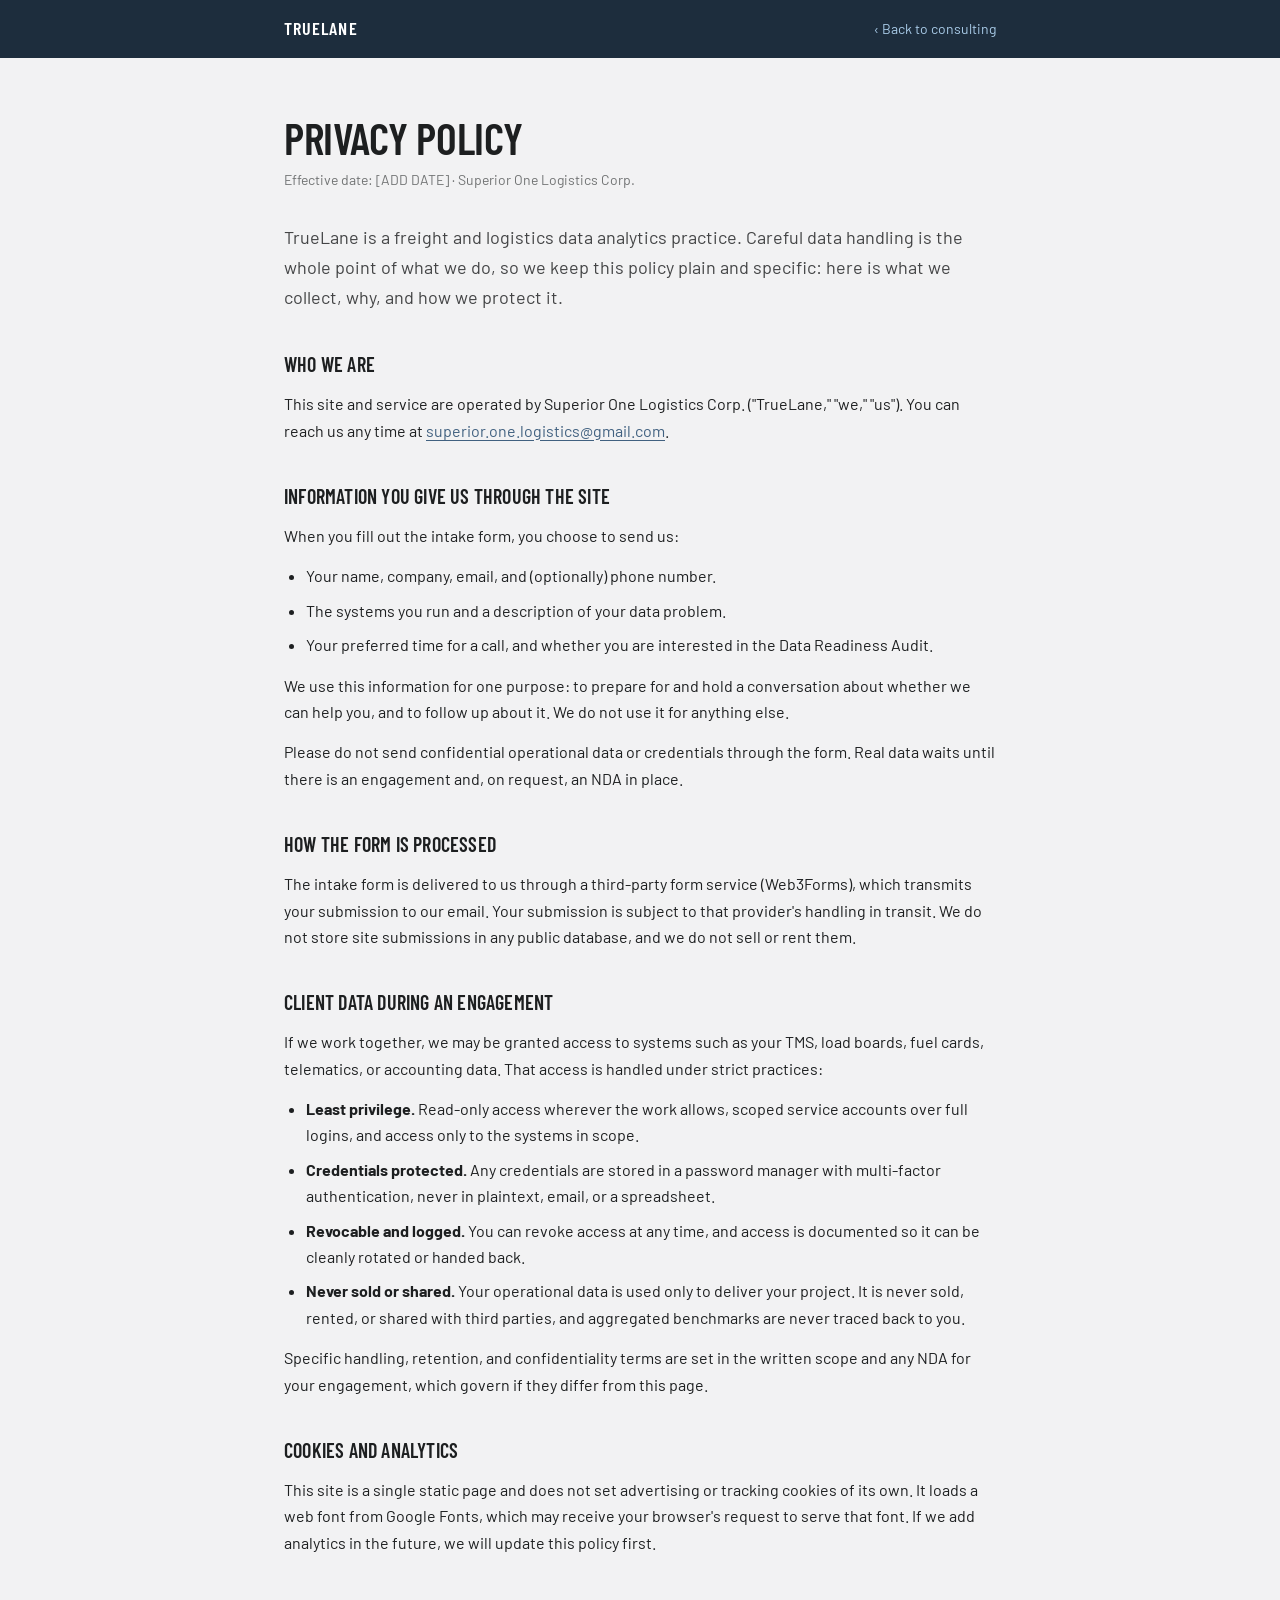
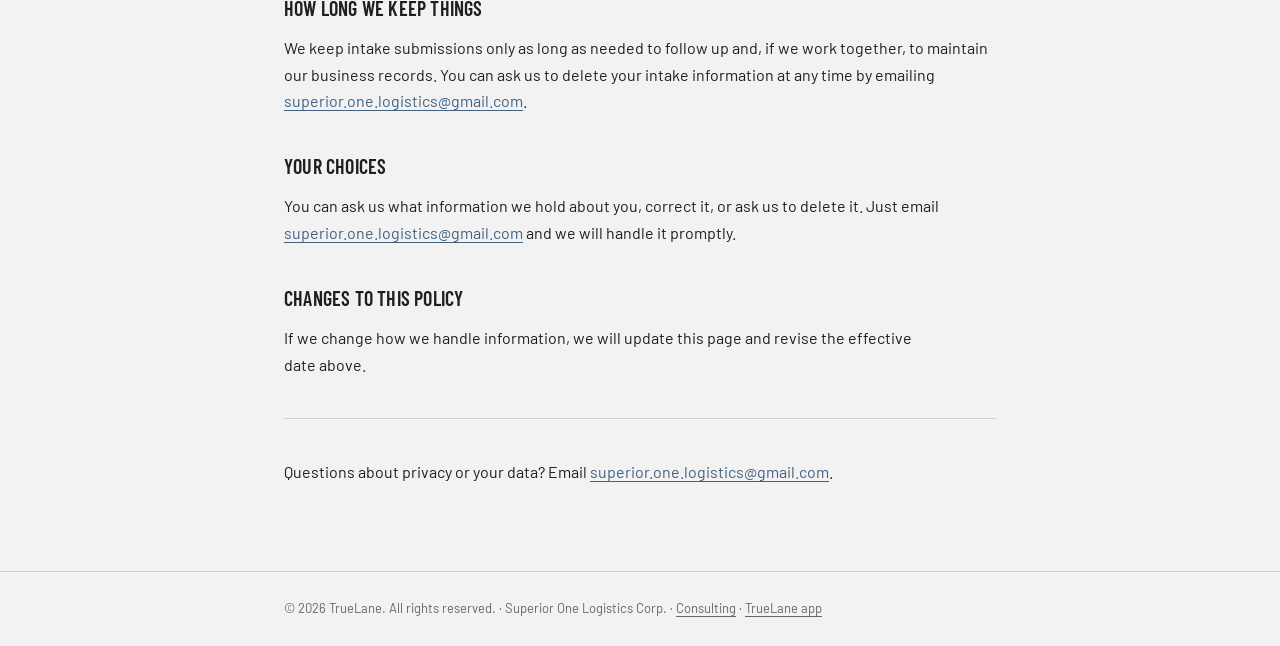
<file: site/consulting-privacy.html>
<!DOCTYPE html>
<html lang="en">
<head>
<meta charset="utf-8">
<meta name="viewport" content="width=device-width, initial-scale=1">
<title>Privacy Policy — TrueLane</title>
<meta name="description" content="How TrueLane collects, uses, and protects your information.">
<meta name="robots" content="index,follow">
<link rel="icon" href="data:image/svg+xml,%3Csvg%20xmlns='http://www.w3.org/2000/svg'%20viewBox='0%200%2032%2032'%3E%3Crect%20width='32'%20height='32'%20fill='%235980a6'/%3E%3Cpath%20d='M8%2010H24M16%2010V23'%20stroke='%23f2f2f3'%20stroke-width='2.6'%20fill='none'%20stroke-linecap='square'/%3E%3C/svg%3E">
<link rel="preconnect" href="https://fonts.googleapis.com">
<link rel="preconnect" href="https://fonts.gstatic.com" crossorigin>
<link href="https://fonts.googleapis.com/css2?family=Barlow:wght@400;500;700&family=Barlow+Condensed:wght@400;600&display=swap" rel="stylesheet">

<!-- ============================================================================ -->
<!--  Plain-language privacy policy drafted from TrueLane's actual data practices. -->
<!--  It is honest and specific, but it is NOT legal advice. Have counsel review   -->
<!--  before launch, and confirm the mailing address and effective date.           -->
<!-- ============================================================================ -->

<style>
  :root{
    --color-bg:#f2f2f3; --color-surface:#e9e9ea; --color-text:#1d1f20;
    --color-accent:#5980a6; --color-accent-700:#416180; --color-accent-900:#1d2d3d;
    --color-divider:color-mix(in srgb, #1d1f20 16%, transparent);
    --font-heading:"Barlow Condensed", system-ui, sans-serif;
    --font-body:"Barlow", system-ui, sans-serif;
  }
  *,*::before,*::after{box-sizing:border-box;}
  body{margin:0;background:var(--color-bg);color:var(--color-text);font-family:var(--font-body);font-size:16px;line-height:1.65;font-weight:400;-webkit-font-smoothing:antialiased;text-wrap:pretty;}
  .wrap{max-width:760px;margin:0 auto;padding:0 24px;}
  header.top{background:var(--color-accent-900);color:var(--color-bg);padding:14px 0;}
  header.top .wrap{display:flex;align-items:center;justify-content:space-between;}
  .brand{font-family:var(--font-heading);font-weight:600;text-transform:uppercase;letter-spacing:0.06em;font-size:18px;color:#fff;text-decoration:none;}
  .back{font-size:14px;color:#a9cbe8;text-decoration:none;}
  .back:hover{color:#fff;}
  main{padding:56px 0 72px;}
  h1{font-family:var(--font-heading);font-weight:600;text-transform:uppercase;letter-spacing:-0.01em;line-height:1.1;font-size:clamp(30px,5vw,44px);margin:0 0 6px;}
  .eff{color:color-mix(in srgb,var(--color-text) 60%,transparent);font-size:14px;margin:0 0 32px;}
  h2{font-family:var(--font-heading);font-weight:600;text-transform:uppercase;letter-spacing:0.01em;font-size:20px;margin:36px 0 10px;}
  p{margin:0 0 14px;}
  ul{margin:0 0 14px;padding-left:22px;}
  li{margin:0 0 8px;}
  a{color:var(--color-accent-700);text-underline-offset:3px;}
  a:hover{color:var(--color-accent-900);}
  hr{border:0;border-top:1px solid var(--color-divider);margin:40px 0;}
  .intro{font-size:18px;color:color-mix(in srgb,var(--color-text) 82%,transparent);}
  footer{border-top:1px solid var(--color-divider);padding:26px 0;font-size:13px;color:color-mix(in srgb,var(--color-text) 66%,transparent);}
  @media (prefers-color-scheme: dark){
    :root{--color-bg:#16191c;--color-text:#e9e9ea;--color-divider:color-mix(in srgb,#e9e9ea 18%,transparent);--color-accent-700:#8fb0cf;--color-accent-900:#0f1519;}
  }
</style>
</head>
<body>

<header class="top">
  <div class="wrap">
    <a class="brand" href="consulting.html">TrueLane</a>
    <a class="back" href="consulting.html">&#8249; Back to consulting</a>
  </div>
</header>

<main>
  <div class="wrap">
    <h1>Privacy Policy</h1>
    <p class="eff">Effective date: [ADD DATE] · Superior One Logistics Corp.</p>

    <p class="intro">TrueLane is a freight and logistics data analytics practice. Careful data handling is the whole point of what we do, so we keep this policy plain and specific: here is what we collect, why, and how we protect it.</p>

    <h2>Who we are</h2>
    <p>This site and service are operated by Superior One Logistics Corp. ("TrueLane," "we," "us"). You can reach us any time at <a href="mailto:superior.one.logistics@gmail.com">superior.one.logistics@gmail.com</a>.</p>

    <h2>Information you give us through the site</h2>
    <p>When you fill out the intake form, you choose to send us:</p>
    <ul>
      <li>Your name, company, email, and (optionally) phone number.</li>
      <li>The systems you run and a description of your data problem.</li>
      <li>Your preferred time for a call, and whether you are interested in the Data Readiness Audit.</li>
    </ul>
    <p>We use this information for one purpose: to prepare for and hold a conversation about whether we can help you, and to follow up about it. We do not use it for anything else.</p>
    <p>Please do not send confidential operational data or credentials through the form. Real data waits until there is an engagement and, on request, an NDA in place.</p>

    <h2>How the form is processed</h2>
    <p>The intake form is delivered to us through a third-party form service (Web3Forms), which transmits your submission to our email. Your submission is subject to that provider's handling in transit. We do not store site submissions in any public database, and we do not sell or rent them.</p>

    <h2>Client data during an engagement</h2>
    <p>If we work together, we may be granted access to systems such as your TMS, load boards, fuel cards, telematics, or accounting data. That access is handled under strict practices:</p>
    <ul>
      <li><strong>Least privilege.</strong> Read-only access wherever the work allows, scoped service accounts over full logins, and access only to the systems in scope.</li>
      <li><strong>Credentials protected.</strong> Any credentials are stored in a password manager with multi-factor authentication, never in plaintext, email, or a spreadsheet.</li>
      <li><strong>Revocable and logged.</strong> You can revoke access at any time, and access is documented so it can be cleanly rotated or handed back.</li>
      <li><strong>Never sold or shared.</strong> Your operational data is used only to deliver your project. It is never sold, rented, or shared with third parties, and aggregated benchmarks are never traced back to you.</li>
    </ul>
    <p>Specific handling, retention, and confidentiality terms are set in the written scope and any NDA for your engagement, which govern if they differ from this page.</p>

    <h2>Cookies and analytics</h2>
    <p>This site is a single static page and does not set advertising or tracking cookies of its own. It loads a web font from Google Fonts, which may receive your browser's request to serve that font. If we add analytics in the future, we will update this policy first.</p>

    <h2>How long we keep things</h2>
    <p>We keep intake submissions only as long as needed to follow up and, if we work together, to maintain our business records. You can ask us to delete your intake information at any time by emailing <a href="mailto:superior.one.logistics@gmail.com">superior.one.logistics@gmail.com</a>.</p>

    <h2>Your choices</h2>
    <p>You can ask us what information we hold about you, correct it, or ask us to delete it. Just email <a href="mailto:superior.one.logistics@gmail.com">superior.one.logistics@gmail.com</a> and we will handle it promptly.</p>

    <h2>Changes to this policy</h2>
    <p>If we change how we handle information, we will update this page and revise the effective date above.</p>

    <hr>
    <p>Questions about privacy or your data? Email <a href="mailto:superior.one.logistics@gmail.com">superior.one.logistics@gmail.com</a>.</p>
  </div>
</main>

<footer>
  <div class="wrap">© 2026 TrueLane. All rights reserved. · Superior One Logistics Corp. · <a href="consulting.html" style="color:inherit">Consulting</a> · <a href="index.html" style="color:inherit">TrueLane app</a></div>
</footer>

</body>
</html>
</file>
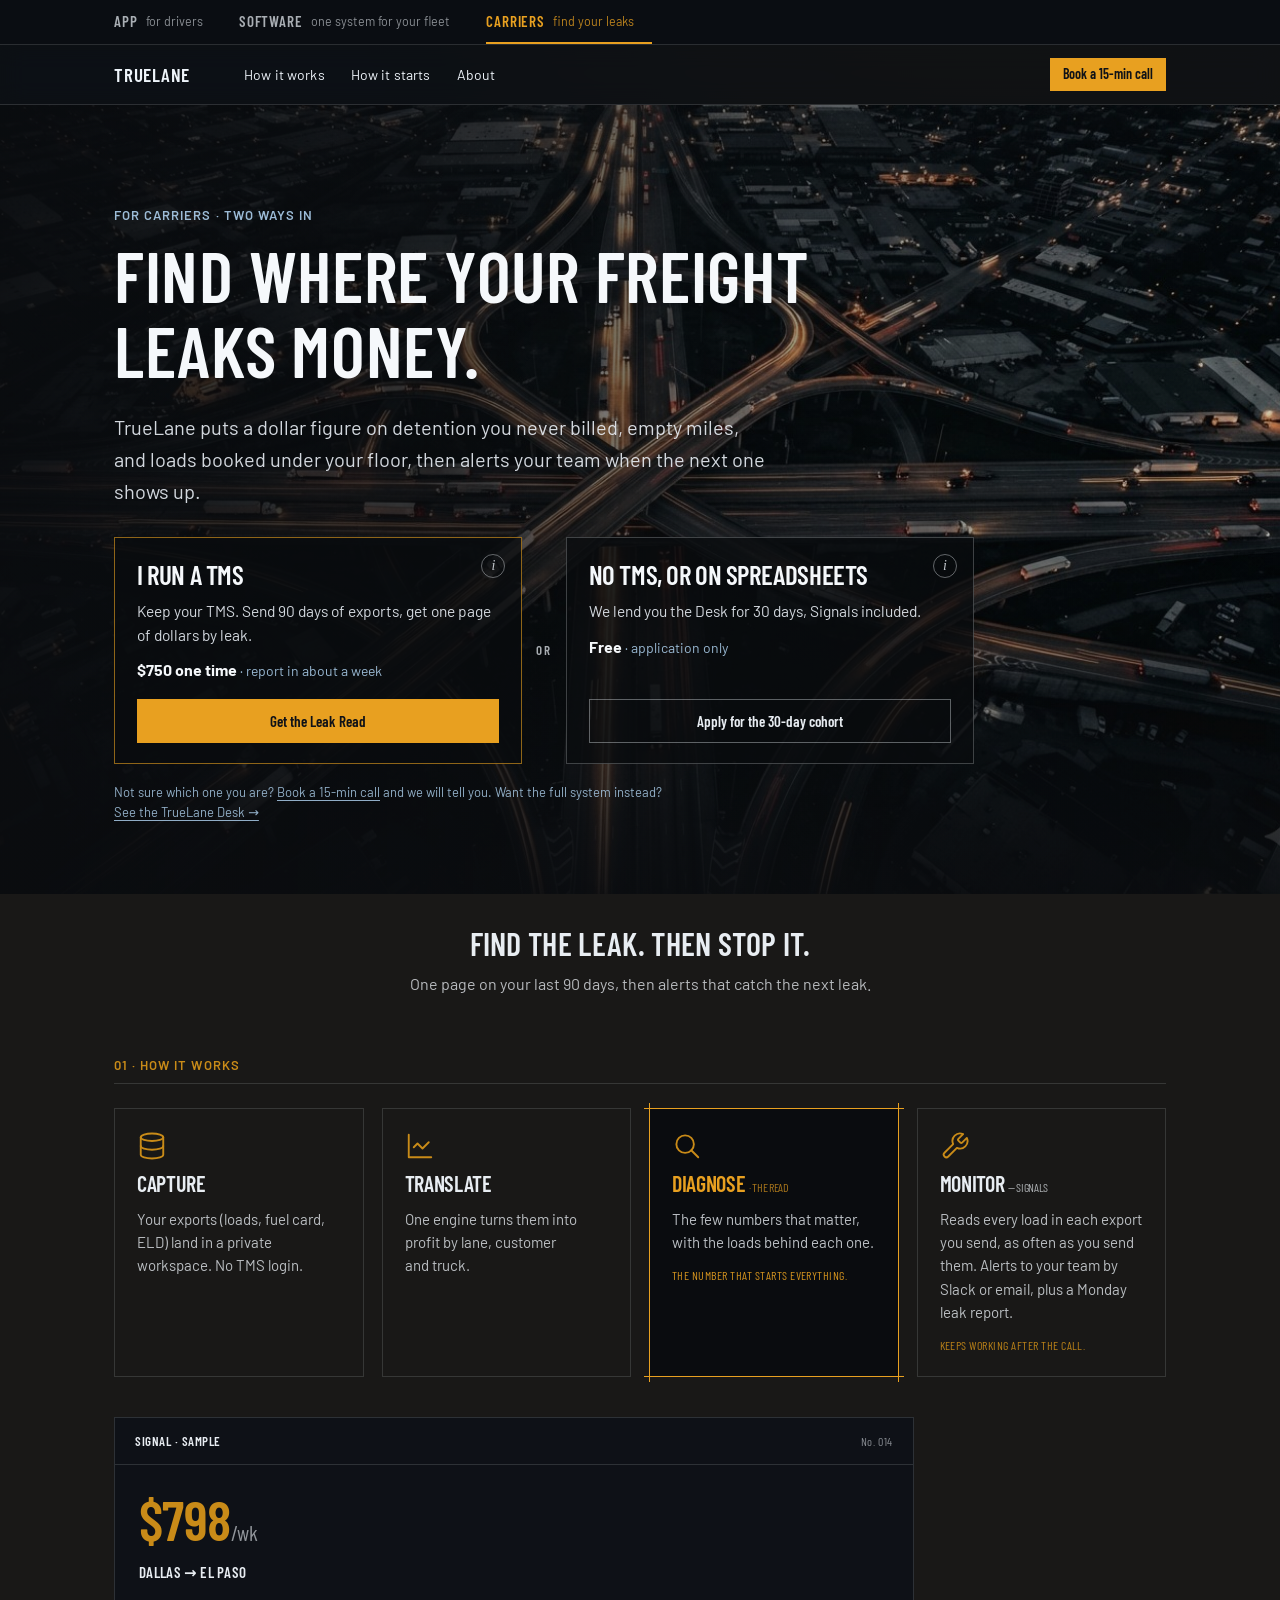
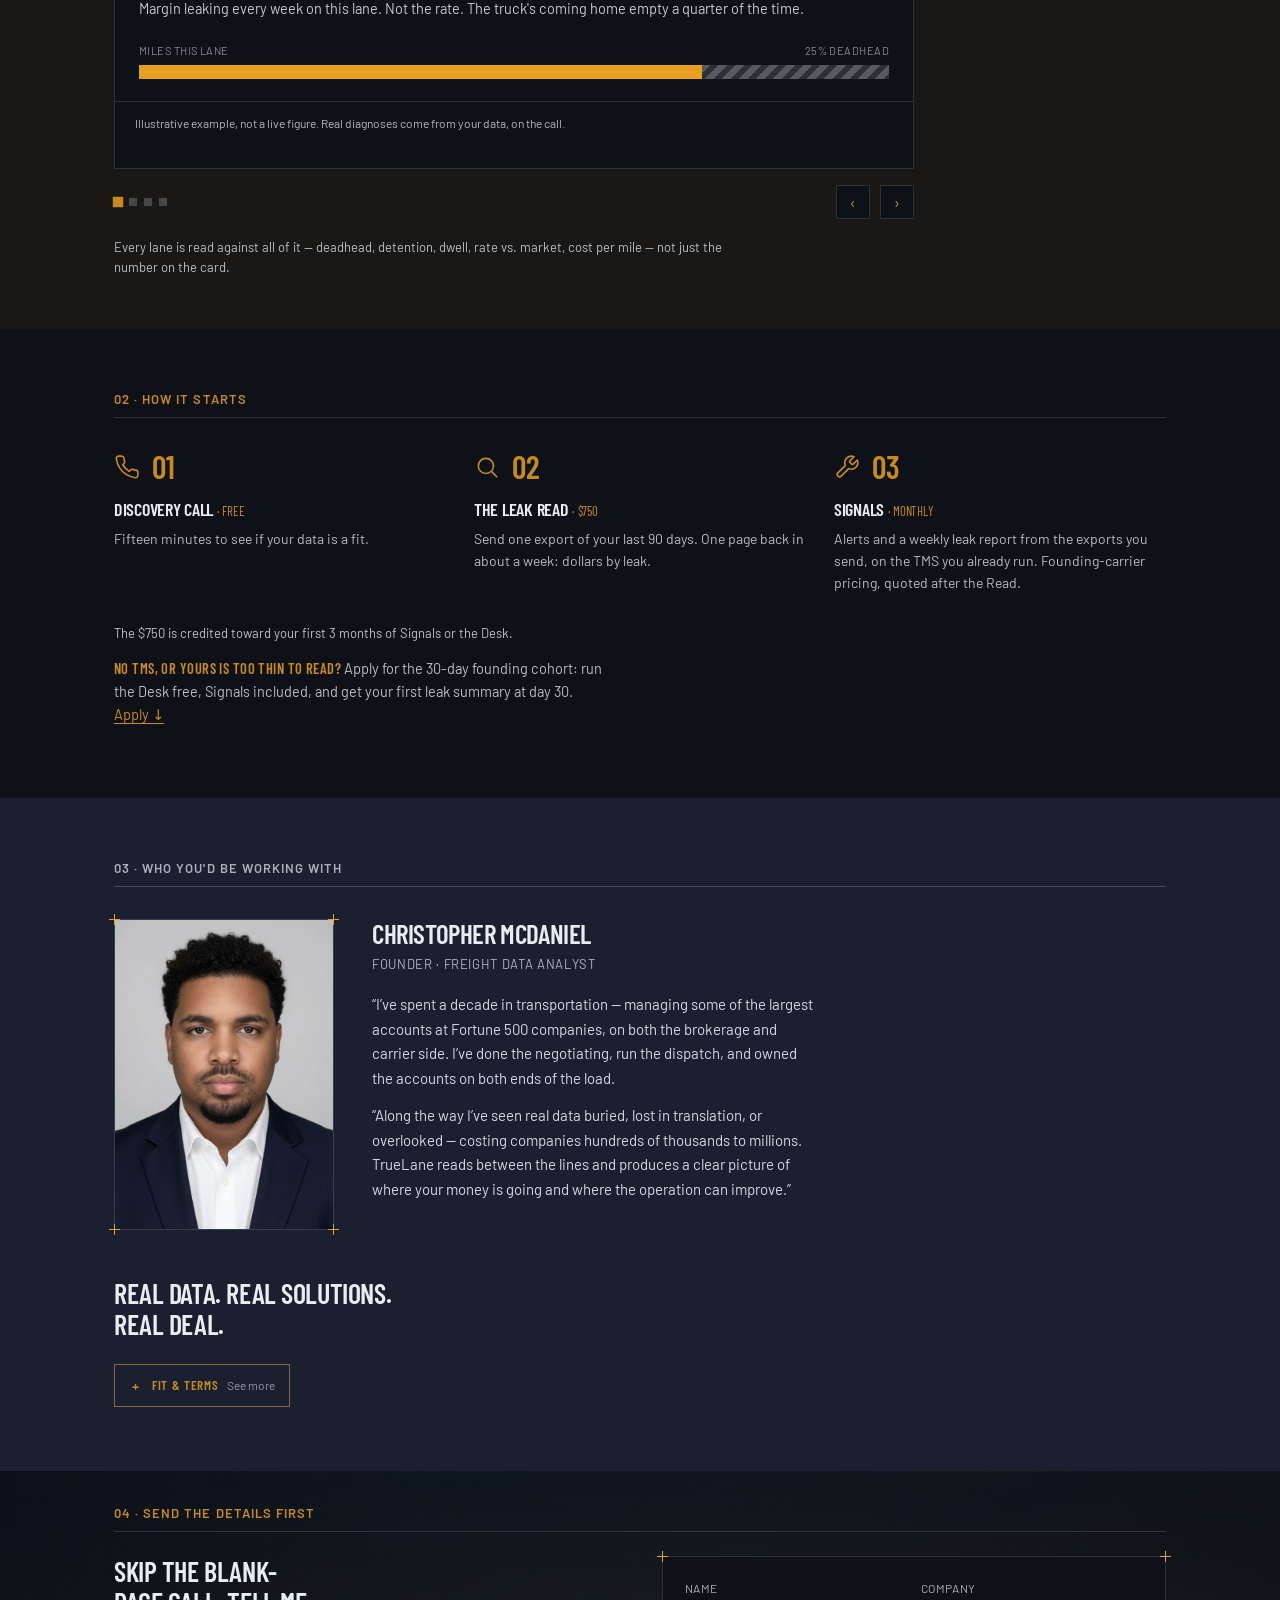
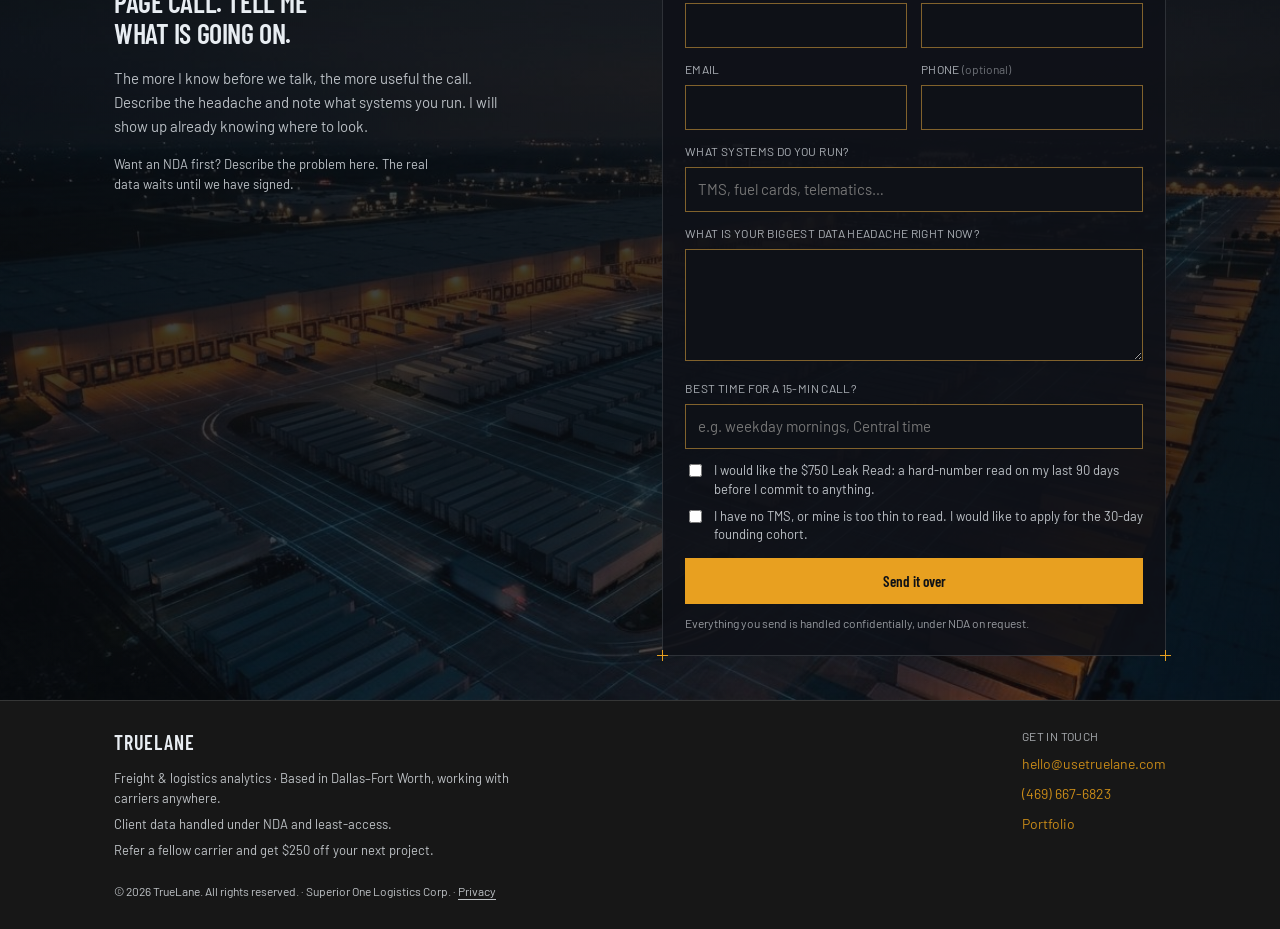
<file: site/consulting.html>
<!DOCTYPE html>
<html lang="en">
<head>
<meta charset="utf-8">
<meta name="viewport" content="width=device-width, initial-scale=1">

<!-- ============================================================= -->
<!--  SEO / social. truelane.com is a parked page for sale, not ours, -->
<!--  so the address is the Vercel site until the real domain is live. -->
<!--  Switch every page at once with: node scripts/switch-site-domain.mjs <https://origin> -->
<!-- ============================================================= -->
<title>TrueLane: Find where your freight leaks money</title>
<meta name="description" content="TrueLane puts a dollar figure on detention you never billed, empty miles, and loads booked under your floor. Run a TMS? Get the $750 Leak Read from the exports you already have. No TMS? Apply for a free 30-day run of the TrueLane Desk.">
<meta name="robots" content="index,follow">
<link rel="canonical" href="https://truelane-three.vercel.app/consulting.html">
<meta name="theme-color" content="#5980a6">

<meta property="og:type" content="website">
<meta property="og:site_name" content="TrueLane">
<meta property="og:title" content="TrueLane: Find where your freight leaks money">
<meta property="og:description" content="A dollar figure on the detention you never billed, the empty miles, and the loads booked under your floor. Leak Read for TMS carriers, a free 30-day Desk cohort for the rest.">
<meta property="og:locale" content="en_US">
<meta property="og:url" content="https://truelane-three.vercel.app/consulting.html">
<meta property="og:image" content="https://truelane-three.vercel.app/og-image.png">
<meta property="og:image:width" content="1200">
<meta property="og:image:height" content="630">
<meta property="og:image:alt" content="TrueLane: find where your freight leaks money">

<meta name="twitter:card" content="summary_large_image">
<meta name="twitter:title" content="TrueLane: Find where your freight leaks money">
<meta name="twitter:description" content="Detention you never billed, empty miles, loads under your floor, in dollars. Leak Read for TMS carriers; free 30-day Desk cohort for the rest.">
<meta name="twitter:image" content="https://truelane-three.vercel.app/og-image.png">

<link rel="icon" href="data:image/svg+xml,%3Csvg%20xmlns='http://www.w3.org/2000/svg'%20viewBox='0%200%2032%2032'%3E%3Crect%20width='32'%20height='32'%20rx='7'%20fill='%230E1117'/%3E%3Cg%20fill='%23E8A020'%20transform='translate(7%207)%20scale(0.18)'%3E%3Crect%20x='0'%20y='0'%20width='100'%20height='17'/%3E%3Crect%20x='41.5'%20y='0'%20width='17'%20height='50.25'/%3E%3Crect%20x='41.5'%20y='55.75'%20width='17'%20height='44.25'/%3E%3C/g%3E%3C/svg%3E">

<link rel="preconnect" href="https://fonts.googleapis.com">
<link rel="preconnect" href="https://fonts.gstatic.com" crossorigin>
<link href="https://fonts.googleapis.com/css2?family=Barlow:wght@400;500;700&family=Barlow+Condensed:wght@400;600&display=swap" rel="stylesheet">

<style>
  /* ===== Industry design system — tokens (inlined, self-contained) ===== */
  :root{
    --color-bg:#0e1117; --color-surface:#161b24; --color-text:#e8edf2;
    --color-accent:#e8a020; --color-accent-2:#d4921c;
    --color-divider:color-mix(in srgb, #e8edf2 14%, transparent);
    --color-accent-600:#d4921c; --color-accent-700:#c98b18;
    --color-accent-800:#8a5e0f; --color-accent-900:#1a2030;
    --font-heading:"Barlow Condensed", system-ui, sans-serif;
    --font-heading-weight:600;
    --font-body:"Barlow", system-ui, sans-serif;
  }
  *,*::before,*::after{box-sizing:border-box;}
  html{scroll-behavior:smooth;}
  body{
    margin:0; background:var(--color-bg); color:var(--color-text);
    font-family:var(--font-body); font-size:15px; line-height:1.55; font-weight:400;
    text-wrap:pretty; -webkit-font-smoothing:antialiased;
  }
  h1,h2,h3,h4,h5,h6{font-family:var(--font-heading); font-weight:var(--font-heading-weight); line-height:1.12; letter-spacing:-0.015em; margin:0;}
  p{margin:0;}
  a{color:var(--color-accent-700); text-underline-offset:3px;}
  a:hover{color:var(--color-accent-900);}
  img{display:block; max-width:100%;}
  section[id]{scroll-margin-top:84px;}
  :focus{outline:none;}
  :focus-visible{outline:2px solid var(--color-accent); outline-offset:2px;}
  ::selection{background:color-mix(in srgb, var(--color-accent) 30%, transparent);}
  .wrap{max-width:1100px;margin:0 auto;}
  .kicker{display:block;font-size:13px;line-height:12px;letter-spacing:0.08em;text-transform:uppercase;font-weight:600;color:var(--color-accent-700);margin:0 0 12px;}
  .lede{color:color-mix(in srgb, var(--color-text) 82%, transparent);}
  .muted{color:color-mix(in srgb, var(--color-text) 78%, transparent);}
  .fine{color:color-mix(in srgb, var(--color-text) 80%, transparent);}

  /* rules */
  .hr{height:1px; border:0; background:var(--color-divider);}

  /* ===== Sleek sticky header ===== */
  .site-header{
    position:sticky; top:0; z-index:50;
    background:color-mix(in srgb, var(--color-bg) 82%, transparent);
    -webkit-backdrop-filter:saturate(180%) blur(12px);
    backdrop-filter:saturate(180%) blur(12px);
    border-bottom:1px solid var(--color-divider);
  }
  .nav{display:flex; align-items:center; gap:26px; max-width:1100px; margin:0 auto; padding:13px 24px;}
  .nav-brand{font-family:var(--font-heading); font-weight:var(--font-heading-weight); font-size:19px; letter-spacing:0.04em; margin-right:28px;}
  .nav-link{color:inherit; text-decoration:none; font-size:14px; letter-spacing:0.01em;}
  .nav-link:hover{color:var(--color-accent-700);}

  /* buttons */
  .btn{
    display:inline-flex; align-items:center; justify-content:center; gap:6px;
    cursor:pointer; text-decoration:none;
    font-family:var(--font-heading); font-weight:var(--font-heading-weight);
    font-size:14px; line-height:1.2; color:var(--color-text);
    background:transparent; border:1px solid var(--color-divider); border-radius:0;
    padding:7px 12px;
  }
  .btn-primary{background:var(--color-accent); color:#0e1117; border-color:var(--color-accent);}
  .btn-primary:hover{background:var(--color-accent-600); color:#0e1117;}
  .btn-primary:active{background:var(--color-accent-700);}
  .btn-ghost{color:#e8edf2; border-color:color-mix(in srgb, #e8edf2 30%, transparent); padding-inline:6px;}
  .btn-ghost:hover{background:color-mix(in srgb, #e8edf2 10%, transparent); color:#fff;}
  .btn-ghost:active{background:color-mix(in srgb, #e8edf2 18%, transparent);}

  /* blueprint frame + corner registration marks */
  .blueprint{position:relative; border:1px solid var(--color-divider); border-radius:0;}
  .blueprint>.corner{position:absolute; width:11px; height:11px; color:var(--color-accent);}
  .blueprint>.corner::before,.blueprint>.corner::after{content:""; position:absolute; background:currentColor;}
  .blueprint>.corner::before{left:5px; top:0; width:1px; height:100%;}
  .blueprint>.corner::after{top:5px; left:0; width:100%; height:1px;}
  .blueprint>.corner.tl{top:-6px; left:-6px;}
  .blueprint>.corner.tr{top:-6px; right:-6px;}
  .blueprint>.corner.bl{bottom:-6px; left:-6px;}
  .blueprint>.corner.br{bottom:-6px; right:-6px;}

  /* tables */
  .table{width:100%; border-collapse:collapse; font-size:14px;}
  .table th{text-align:left; font-size:11px; letter-spacing:0.08em; text-transform:uppercase; color:color-mix(in srgb, var(--color-text) 72%, transparent); padding:7px; border-bottom:1px solid var(--color-divider);}
  .table td{padding:7px; border-bottom:1px solid color-mix(in srgb, var(--color-text) 8%, transparent);}
  .table tbody tr:hover{background:color-mix(in srgb, var(--color-text) 4%, transparent);}
  .val{font-family:var(--font-heading);font-size:27px;font-weight:600;white-space:nowrap;color:var(--color-accent-700);letter-spacing:-0.01em;}

  /* section title blocks */
  .grid-3{display:grid;grid-template-columns:repeat(auto-fit,minmax(260px,1fr));gap:32px;}
  .grid-4{display:grid;grid-template-columns:repeat(auto-fit,minmax(220px,1fr));gap:32px;}
  .card-h{font-family:var(--font-heading);font-weight:var(--font-heading-weight);text-transform:uppercase;margin:0;}

  .how-grid{display:grid;grid-template-columns:repeat(4,1fr);gap:18px;}
  @media (max-width:980px){.how-grid{grid-template-columns:repeat(2,1fr);}}
  @media (max-width:560px){.how-grid{grid-template-columns:1fr;}}

  /* Header on phones: links wrap to their own row instead of vanishing */
  @media (max-width:560px){
    .nav{flex-wrap:wrap; gap:10px 16px;}
    .nav-brand{margin-right:auto;}
    .nav-links{order:3; flex-basis:100%; margin:0; gap:20px; justify-content:flex-start;}
    .nav-link{font-size:13px;}
  }

  /* ===== Hero with aerial freight-interchange night photo ===== */
  .hero{position:relative; isolation:isolate; overflow:hidden;
    background:#0a0c0f url('image (5).jpg') center/cover no-repeat;}
  .hero::before{content:""; position:absolute; inset:0; z-index:-1; background:
    linear-gradient(90deg, rgba(10,12,15,.92) 0%, rgba(10,12,15,.74) 32%, rgba(10,12,15,.40) 60%, rgba(10,12,15,.18) 100%),
    linear-gradient(180deg, rgba(10,12,15,.16) 0%, rgba(10,12,15,0) 32%, rgba(10,12,15,.08) 68%, rgba(10,12,15,.86) 100%);}
  .hero h1{color:#f5f8fb;}
  .hero .lede{color:color-mix(in srgb,#eef4fa 88%, transparent);}
  .hero .fine{color:color-mix(in srgb,#eef4fa 68%, transparent);}
  .hero .btn-ghost{color:#e8edf2; border-color:color-mix(in srgb,#e8edf2 38%, transparent);}
  .hero .btn-ghost:hover{background:color-mix(in srgb,#ffffff 14%, transparent); color:#fff;}
  .site-header{background:color-mix(in srgb, #0d1013 70%, transparent);}
  .site-header .nav-brand,.site-header .nav-link{color:#eef4fa;}
  .site-header .nav-link:hover{color:#fff;}

  .paths{display:grid;grid-template-columns:minmax(0,1fr) auto minmax(0,1fr);gap:14px;align-items:stretch;margin-top:30px;max-width:860px;}
  .path{position:relative;display:flex;flex-direction:column;padding:22px 22px 20px;background:rgba(10,12,15,.78);-webkit-backdrop-filter:blur(6px);backdrop-filter:blur(6px);border:1px solid color-mix(in srgb,#e8edf2 24%,transparent);}
  .path:first-child{border-color:color-mix(in srgb,var(--color-accent) 60%,transparent);}
  .path-or{align-self:center;font-family:var(--font-heading);font-weight:600;font-size:13px;letter-spacing:0.12em;text-transform:uppercase;color:color-mix(in srgb,#eef4fa 70%,transparent);}
  .path-h{font-family:var(--font-heading);font-weight:var(--font-heading-weight);font-size:clamp(22px,2.4vw,27px);line-height:1.1;text-transform:uppercase;color:#f5f8fb;margin:0 34px 10px 0;}
  .path-p{font-size:15.5px;line-height:1.5;color:color-mix(in srgb,#eef4fa 88%,transparent);margin:0 0 12px;}
  .path-price{font-size:14px;color:color-mix(in srgb,#a9cbe8 90%,transparent);margin:0 0 16px;}
  .path-price b{color:#f5f8fb;font-weight:700;font-size:16px;}
  .path-btn{padding:12px 20px;font-size:15px;margin-top:auto;}
  .path-more>summary{position:absolute;top:16px;right:16px;list-style:none;cursor:pointer;width:24px;height:24px;border:1px solid color-mix(in srgb,#e8edf2 40%,transparent);border-radius:50%;display:flex;align-items:center;justify-content:center;font-family:Georgia,serif;font-style:italic;font-size:14px;line-height:1;color:color-mix(in srgb,#eef4fa 80%,transparent);}
  .path-more>summary::-webkit-details-marker{display:none;}
  .path-more>summary:hover,.path-more[open]>summary{border-color:var(--color-accent);color:var(--color-accent);}
  .path-more>summary:focus-visible{outline:2px solid var(--color-accent);outline-offset:2px;}
  .path-more>p{font-size:13px;line-height:1.55;color:color-mix(in srgb,#a9cbe8 90%,transparent);margin:14px 0 0;}
  @media (max-width:700px){.paths{grid-template-columns:1fr;gap:10px;}.path-or{justify-self:center;}}

  /* ===== rhythm: full-bleed bands ===== */
  .band{position:relative;}
  .band-tint{background:color-mix(in srgb, var(--color-accent) 5%, var(--color-bg));}

  /* ===== icons (Lucide, thin stroke) ===== */
  .ico{width:30px;height:30px;stroke:var(--color-accent-700);fill:none;stroke-width:1.5;stroke-linecap:round;stroke-linejoin:round;display:block;margin-bottom:10px;}
  .step-ico{width:26px;height:26px;stroke:var(--color-accent-700);fill:none;stroke-width:1.5;stroke-linecap:round;stroke-linejoin:round;}

  /* ===== card hover ===== */
  .card-lift{transition:transform .2s ease, border-color .2s ease, box-shadow .2s ease;}
  .card-lift:hover{transform:translateY(-4px); border-color:color-mix(in srgb, var(--color-accent) 55%, var(--color-divider)); box-shadow:0 12px 30px color-mix(in srgb,#1d2d3d 13%, transparent);}
  .card-lift:hover>.corner{color:var(--color-accent);}

  /* ===== scroll reveal (class added by JS; no-JS shows everything) ===== */
  .reveal{opacity:0; transform:translateY(16px); transition:opacity .6s ease, transform .6s ease;}
  .reveal.in{opacity:1; transform:none;}
  @media (prefers-reduced-motion:reduce){ .reveal{opacity:1;transform:none;transition:none;} }

  /* ===== motion: hero entrance, button press, drawn rules, wedge sequence (the same as the app page) ===== */
  @keyframes hero-in{from{opacity:0; transform:translateY(14px);} to{opacity:1; transform:none;}}
  .hero-in{animation:hero-in .7s cubic-bezier(.2,.7,.2,1) both; animation-delay:var(--d,0ms);}
  .btn{transition:transform .08s ease, background .15s ease, border-color .15s ease;}
  .btn:active{transform:translateY(1px);}
  .hr.draw{transform:scaleX(0); transform-origin:left center; transition:transform .9s cubic-bezier(.2,.7,.2,1);}
  .hr.draw.in{transform:none;}
  .wedge p.seq .w1, .wedge p.seq .w2{display:inline-block; opacity:0; transform:translateY(8px); transition:opacity .7s ease, transform .7s ease;}
  .wedge p.seq.in .w1{opacity:1; transform:none;}
  .wedge p.seq.in .w2{opacity:1; transform:none; transition-delay:1s;}
  @media (prefers-reduced-motion:reduce){
    .hero-in{animation:none;}
    .btn{transition:none;}
    .btn:active{transform:none;}
    .hr.draw,.wedge p.seq .w1,.wedge p.seq .w2{opacity:1; transform:none; transition:none;}
  }

  /* ===== nav links group ===== */
  .nav-links{display:flex; align-items:center; gap:26px; margin-right:auto;}

  /* ===== footer ===== */
  .site-footer{border-top:1px solid var(--color-divider); background:color-mix(in srgb, var(--color-accent) 4%, var(--color-bg));}
  .footer-inner{display:flex; flex-wrap:wrap; gap:20px 48px; align-items:flex-start; justify-content:space-between; padding:26px 24px 18px;}
  .footer-brand{font-family:var(--font-heading); font-weight:var(--font-heading-weight); font-size:20px; letter-spacing:0.04em; margin-bottom:10px;}
  .footer-links{display:flex; flex-direction:column; gap:8px;}
  .footer-label{font-size:12px; letter-spacing:0.03em; text-transform:uppercase; color:color-mix(in srgb,var(--color-text) 70%, transparent);}
  .footer-links a{font-size:14px; text-decoration:none; color:var(--color-accent-700);}
  .footer-links a:hover{color:var(--color-accent-900);}

  /* ===== intake form ===== */
  .field{margin-bottom:12px;}
  .field-row{display:grid;grid-template-columns:1fr 1fr;gap:0 14px;}
  @media (max-width:520px){.field-row{grid-template-columns:1fr;}}
  .field label{display:block;font-size:12px;letter-spacing:0.03em;margin-bottom:6px;text-transform:uppercase;color:color-mix(in srgb,var(--color-text) 72%,transparent);}
  .input{width:100%;font:inherit;font-size:15px;color:var(--color-text);background:var(--color-bg);border:1px solid color-mix(in srgb, var(--color-accent) 45%, var(--color-divider));border-radius:0;padding:10px 12px;transition:border-color .15s ease;}
  .input:hover{border-color:var(--color-accent);}
  .input:focus-visible{border-color:var(--color-accent);outline:none;}
  textarea.input{resize:vertical;min-height:96px;line-height:1.5;}
  input[type=file].input{padding:8px 10px;font-size:13px;cursor:pointer;}
  .form-note{display:block;margin-top:6px;font-size:12px;color:color-mix(in srgb,var(--color-text) 62%,transparent);}
  .form-status{margin:12px 0 0;font-size:14px;line-height:1.5;}
  .form-status.ok{color:var(--color-accent-700);}
  .form-status.err{color:#b23b3b;}

  /* progressive disclosure (native <details>) */
  details.disclose > summary{list-style:none;cursor:pointer;display:inline-flex;align-items:center;gap:9px;font-family:var(--font-heading);font-weight:600;text-transform:uppercase;letter-spacing:0.05em;font-size:13px;color:var(--color-accent-700);padding:10px 14px;border:1px solid color-mix(in srgb, var(--color-accent) 45%, var(--color-divider));transition:color .15s ease, border-color .15s ease, background .15s ease;}
  details.disclose > summary::-webkit-details-marker{display:none;}
  details.disclose > summary::before{content:"+";font-size:16px;line-height:1;width:14px;text-align:center;}
  details.disclose[open] > summary::before{content:"\2013";}
  details.disclose > summary::after{content:"See more";font-family:var(--font-body);font-weight:400;text-transform:none;letter-spacing:0;font-size:12px;color:color-mix(in srgb, var(--color-text) 58%, transparent);}
  details.disclose[open] > summary::after{content:"See less";}
  details.disclose > summary:hover{color:var(--color-accent);border-color:var(--color-accent);background:color-mix(in srgb, var(--color-accent) 8%, transparent);}
  details.disclose > summary:hover::after{color:color-mix(in srgb, var(--color-text) 82%, transparent);}
  details.disclose > summary:focus-visible{outline:2px solid var(--color-accent);outline-offset:3px;}
  details.disclose--sep{border-top:1px solid var(--color-divider);margin-top:28px;padding-top:20px;}
  .disclose--head > summary{font-family:var(--font-heading);font-weight:var(--font-heading-weight);text-transform:uppercase;font-size:20px;letter-spacing:0;color:var(--color-text);gap:12px;}

  /* audience: carrier-only (segmentation engine removed) */

  /* ===== positioning wedge ===== */
  .wedge{text-align:center;background:color-mix(in srgb, var(--color-accent) 5%, var(--color-bg));}
  .wedge p{font-family:var(--font-heading);font-weight:var(--font-heading-weight);font-size:clamp(21px,3.3vw,32px);line-height:1.2;max-width:none;margin:0 auto;text-transform:uppercase;letter-spacing:0.01em;}
  .wedge .sub{font-family:var(--font-body);font-weight:400;text-transform:none;letter-spacing:0;font-size:16px;line-height:1.55;max-width:54ch;margin:10px auto 0;color:color-mix(in srgb,var(--color-text) 76%,transparent);}

  /* ===== founder block ===== */
  .founder{display:grid;grid-template-columns:220px 1fr;gap:38px;align-items:start;margin-bottom:48px;}
  .founder-photo img{width:100%;display:block;filter:grayscale(12%) contrast(1.02);}
  .founder-photo > .corner{color:var(--color-accent);}
  .founder-name{font-family:var(--font-heading);font-weight:var(--font-heading-weight);text-transform:uppercase;font-size:27px;line-height:1.05;margin:0;}
  .founder-role{font-size:13px;letter-spacing:0.05em;text-transform:uppercase;margin:6px 0 18px;opacity:0.72;}
  .founder .bio{font-size:15px;line-height:1.65;margin:0 0 12px;opacity:0.9;max-width:56ch;}
  @media(max-width:620px){.founder{grid-template-columns:1fr;gap:22px;} .founder-photo{max-width:210px;}}

  /* ===== finding deck (swipeable readings) ===== */
  .finding-deck{display:flex;gap:16px;overflow-x:auto;scroll-snap-type:x mandatory;-webkit-overflow-scrolling:touch;scrollbar-width:none;}
  .finding-deck::-webkit-scrollbar{display:none;}
  .finding-card{flex:0 0 100%;scroll-snap-align:start;}
  .finding-nav{display:flex;align-items:center;gap:10px;margin-top:16px;}
  .finding-dots{display:flex;gap:7px;flex:1;align-items:center;}
  .finding-dots button{width:8px;height:8px;padding:0;border:0;background:color-mix(in srgb,var(--color-text) 22%,transparent);cursor:pointer;transition:background .2s,transform .2s;}
  .finding-dots button[aria-current="true"]{background:var(--color-accent-700);transform:scale(1.3);}
  .finding-arrow{width:34px;height:34px;border:1px solid var(--color-divider);background:var(--color-bg);color:var(--color-accent-700);cursor:pointer;font-size:18px;line-height:1;display:flex;align-items:center;justify-content:center;font-family:var(--font-heading);}
  .finding-arrow:hover{border-color:var(--color-accent);color:var(--color-accent-900);}

  /* =================================================================== */
  /*  ENHANCEMENTS — additive polish, safe to delete this whole block     */
  /*  1 depth · 2 corner discipline · 3 header · 4 form focus · 5 nav      */
  /* =================================================================== */

  /* 1 · engineered "blueprint board" depth: two ultra-faint fixed radials
        that show only through the neutral sections — no grunge, no jank   */
  html{background:var(--color-bg);}
  body{background:transparent;}
  body::before{
    content:""; position:fixed; inset:0; z-index:-1; pointer-events:none;
    background:
      radial-gradient(1150px 760px at 78% -6%, color-mix(in srgb, var(--color-accent) 7%, transparent) 0%, transparent 58%),
      radial-gradient(900px 720px at 2% 106%, color-mix(in srgb, #2b3a4d 16%, transparent) 0%, transparent 60%);
  }

  /* 2 · reserve the corner registration marks for signature moments
        (Diagnose card, founder, intake, leak figure). Repeated grid cards
        and the swipe deck drop them so the motif keeps its meaning         */
  .finding-card > .corner{display:none;}
  .no-corner > .corner{display:none;}

  /* 3 · premium settle instead of a hard pop on the sticky header          */
  .site-header{transition:background .3s ease, backdrop-filter .3s ease, -webkit-backdrop-filter .3s ease, border-color .3s ease;}

  /* 4 · the whole intake frame answers when any field is focused           */
  .intake-form{transition:border-color .2s ease, box-shadow .2s ease;}
  .intake-form:focus-within{
    border-color:var(--color-accent);
    box-shadow:0 0 0 1px color-mix(in srgb, var(--color-accent) 40%, transparent),
               0 14px 40px color-mix(in srgb, var(--color-accent) 10%, transparent);
  }
  .intake-form:focus-within > .corner{color:var(--color-accent);}

  /* 5 · an engineered underline that draws in left-to-right on nav hover   */
  .nav-link{position:relative;}
  .nav-link::after{content:""; position:absolute; left:0; right:100%; bottom:-4px;
    height:1px; background:var(--color-accent); transition:right .22s ease;}
  .nav-link:hover::after{right:0;}

  @media (prefers-reduced-motion:reduce){
    .site-header,.intake-form{transition:none;}
    .nav-link::after{transition:none;}
  }
</style>
<link rel="stylesheet" href="scale.css">
<link rel="stylesheet" href="mobile.css">
<script src="mobile.js" defer></script>
</head>
<body>
<style>
/* The three doors: the same strip, in the same order, on every page of the site (app, build, consulting). */
.doors{background:#0a0d12;border-bottom:1px solid var(--color-divider);}
.doors-in{display:flex;max-width:1100px;margin:0 auto;padding:0 24px;}
.door{display:flex;align-items:baseline;gap:8px;padding:10px 18px 9px 0;margin-right:18px;text-decoration:none;color:color-mix(in srgb,var(--color-text) 72%,transparent);border-bottom:2px solid transparent;min-height:44px;align-items:center;}
.door b{font-family:var(--font-heading);font-weight:var(--font-heading-weight);font-size:15px;letter-spacing:0.06em;text-transform:uppercase;}
.door span{font-size:12.5px;opacity:.8;}
.door:hover{color:#fff;}
.door[aria-current="page"]{color:var(--color-accent);border-bottom-color:var(--color-accent);}
@media (max-width:640px){.doors-in{padding:0 16px;justify-content:space-between;}.door{margin-right:0;padding-right:0;}.door span{display:none;}}
</style>
<nav class="doors" aria-label="TrueLane">
 <div class="doors-in">
  <a href="index.html" class="door"><b>App</b><span>for drivers</span></a>
  <a href="build.html" class="door"><b>Software</b><span>one system for your fleet</span></a>
  <a href="consulting.html" class="door" aria-current="page"><b>Carriers</b><span>find your leaks</span></a>
 </div>
</nav>


<header class="site-header">
  <nav class="nav">
    <span class="nav-brand">TRUELANE</span>
    <span class="nav-links">
      <a href="#how" class="nav-link">How it works</a>
      <a href="#process" class="nav-link">How it starts</a>
      <a href="#fit" class="nav-link">About</a>
    </span>
    <a href="https://calendly.com/cm145571/new-meeting" class="btn btn-primary" target="_blank" rel="noopener" style="text-decoration:none">Book a 15-min call</a>
  </nav>
</header>

<section class="hero">
  <div class="wrap" style="padding:104px 24px 72px">
  <span class="kicker hero-in" style="--d:0ms;color:color-mix(in srgb,#a9cbe8 92%, transparent);margin:0 0 16px">For carriers &middot; two ways in</span>
  <h1 style="font-size:clamp(40px,6vw,72px);line-height:1.04;letter-spacing:0.01em;text-transform:uppercase;margin:0;max-width:none">
    <span class="hero-in" style="display:block;--d:120ms">Find where your freight</span>
    <span class="hero-in" style="display:block;--d:260ms">leaks money.</span>
  </h1>
  <p class="lede hero-in" style="--d:420ms;font-size:20px;line-height:1.6;max-width:60ch;margin:24px 0 0">TrueLane puts a dollar figure on detention you never billed, empty miles, and loads booked under your floor, then alerts your team when the next one shows up.</p>
  <div class="paths hero-in" style="--d:560ms">
    <div class="path">
      <h2 class="path-h">I run a TMS</h2>
      <p class="path-p">Keep your TMS. Send 90 days of exports, get one page of dollars by leak.</p>
      <p class="path-price"><b>$750 one time</b> &middot; report in about a week</p>
      <a href="#intake" id="read-cta" class="btn btn-primary path-btn" style="text-decoration:none">Get the Leak Read</a>
      <details class="path-more"><summary aria-label="More about the Leak Read" title="More">i</summary>
        <p>Credited toward your first 3 months of Signals or the Desk. We check a sample of your export before you pay, and refund you in full if the data can&rsquo;t support a read. Export-only: we never need your TMS login.</p>
      </details>
    </div>
    <span class="path-or" aria-hidden="true">or</span>
    <div class="path">
      <h2 class="path-h">No TMS, or on spreadsheets</h2>
      <p class="path-p">We lend you the Desk for 30 days, Signals included.</p>
      <p class="path-price"><b>Free</b> &middot; application only</p>
      <a href="#intake" id="cohort-cta" class="btn btn-ghost path-btn" style="text-decoration:none">Apply for the 30-day cohort</a>
      <details class="path-more"><summary aria-label="More about the 30-day cohort" title="More">i</summary>
        <p>Run your next 30 days on the Desk and get your first leak summary at day 30. 5 to 10 carriers, up to 10 trucks each, no card up front. Stay at $349 a month, or export your data free.</p>
      </details>
    </div>
  </div>
  <p class="fine hero-in" style="--d:700ms;font-size:13px;margin:18px 0 0;max-width:80ch;color:color-mix(in srgb,#a9cbe8 85%, transparent)">Not sure which one you are? <a href="https://calendly.com/cm145571/new-meeting" target="_blank" rel="noopener" style="color:inherit;text-decoration:underline">Book a 15-min call</a> and we will tell you. Want the full system instead? <a href="build.html" style="color:inherit;text-decoration:underline">See the TrueLane Desk &rarr;</a></p>
  </div>
</section>

<section class="wedge">
  <div class="wrap" style="padding:30px 24px 26px">
    <p><span class="w1">Find the leak.</span> <span class="w2">Then stop it.</span></p>
    <p class="sub">One page on your last 90 days, then alerts that catch the next leak.</p>
  </div>
</section>

<section id="how" class="band band-tint">
  <div class="wrap" style="padding:36px 24px 52px">
  <span class="kicker">01 &middot; How it works</span>
  <hr class="hr" style="margin:0 0 24px">
  <div class="how-grid">
    <div class="blueprint card-lift no-corner" style="overflow:visible;padding:22px">
      <i class="corner tl"></i><i class="corner tr"></i><i class="corner bl"></i><i class="corner br"></i>
      <svg class="ico" viewBox="0 0 24 24" aria-hidden="true"><ellipse cx="12" cy="5" rx="9" ry="3"/><path d="M3 5v14a9 3 0 0 0 18 0V5"/><path d="M3 12a9 3 0 0 0 18 0"/></svg>
      <h2 class="card-h" style="font-size:22px">Capture</h2>
      <p class="muted" style="font-size:15px;line-height:1.55;margin:12px 0 0">Your exports (loads, fuel card, ELD) land in a private workspace. No TMS login.</p>
    </div>
    <div class="blueprint card-lift no-corner" style="overflow:visible;padding:22px">
      <i class="corner tl"></i><i class="corner tr"></i><i class="corner bl"></i><i class="corner br"></i>
      <svg class="ico" viewBox="0 0 24 24" aria-hidden="true"><path d="M3 3v18h18"/><path d="m19 9-5 5-4-4-3 3"/></svg>
      <h2 class="card-h" style="font-size:22px">Translate</h2>
      <p class="muted" style="font-size:15px;line-height:1.55;margin:12px 0 0">One engine turns them into profit by lane, customer and truck.</p>
    </div>
    <div class="blueprint card-lift" style="overflow:visible;padding:22px;background:#0a0c0f;border-color:var(--color-accent);">
      <i class="corner tl" style="color:var(--color-accent)"></i><i class="corner tr" style="color:var(--color-accent)"></i><i class="corner bl" style="color:var(--color-accent)"></i><i class="corner br" style="color:var(--color-accent)"></i>
      <svg class="ico" viewBox="0 0 24 24" aria-hidden="true" style="color:var(--color-accent)"><circle cx="10.5" cy="10.5" r="7"/><path d="M21 21l-5.6-5.6"/></svg>
      <h2 class="card-h" style="font-size:22px;color:var(--color-accent)">Diagnose <span style="font-size:12px;font-weight:400;opacity:0.7">&middot; the read</span></h2>
      <p style="font-size:15px;line-height:1.55;margin:12px 0 0;color:color-mix(in srgb,#e8edf2 80%,transparent)">The few numbers that matter, with the loads behind each one.</p>
      <p style="font-size:12px;line-height:1.5;margin:12px 0 0;color:var(--color-accent);opacity:0.9;font-family:var(--font-heading);letter-spacing:0.04em;text-transform:uppercase">The number that starts everything.</p>
    </div>
    <div class="blueprint card-lift no-corner" style="overflow:visible;padding:22px">
      <i class="corner tl"></i><i class="corner tr"></i><i class="corner bl"></i><i class="corner br"></i>
      <svg class="ico" viewBox="0 0 24 24" aria-hidden="true"><path d="M14.7 6.3a1 1 0 0 0 0 1.4l1.6 1.6a1 1 0 0 0 1.4 0l3.77-3.77a6 6 0 0 1-7.94 7.94l-6.91 6.91a2.12 2.12 0 0 1-3-3l6.91-6.91a6 6 0 0 1 7.94-7.94l-3.76 3.76z"/></svg>
      <h2 class="card-h" style="font-size:22px">Monitor <span style="font-size:12px;font-weight:400;opacity:0.7">&mdash; Signals</span></h2>
      <p class="muted" style="font-size:15px;line-height:1.55;margin:12px 0 0">Reads every load in each export you send, as often as you send them. Alerts to your team by Slack or email, plus a Monday leak report.</p>
      <p style="font-size:12px;line-height:1.5;margin:12px 0 0;color:var(--color-accent-700);opacity:0.9;font-family:var(--font-heading);letter-spacing:0.04em;text-transform:uppercase">Keeps working after the call.</p>
    </div>
  </div>

  <!-- Insight deck (stat-led, swipeable), directly under the four steps as the proof -->
  <div style="margin-top:40px;max-width:800px">
      <div class="finding-deck" tabindex="0" aria-label="Sample signals, swipe or use the arrows to see more">

        <!-- Deadhead (carrier) -->
        <div class="finding-card blueprint" style="background:var(--color-bg);overflow:visible">
          <i class="corner tl"></i><i class="corner tr"></i><i class="corner bl"></i><i class="corner br"></i>
          <div style="display:flex;align-items:center;justify-content:space-between;padding:13px 20px;border-bottom:1px solid var(--color-divider)">
            <span style="font-family:var(--font-heading);font-weight:600;text-transform:uppercase;letter-spacing:0.04em;font-size:13px">Signal · sample</span>
            <span style="font-family:var(--font-heading);font-size:12px;letter-spacing:0.05em;color:color-mix(in srgb, var(--color-text) 55%, transparent)">No. 014</span>
          </div>
          <div style="padding:26px 24px 22px">
            <span style="display:block;font-family:var(--font-heading);font-weight:600;font-size:56px;line-height:1;color:var(--color-accent-700);letter-spacing:-0.01em">$798<span style="font-size:22px;font-weight:400;color:color-mix(in srgb, var(--color-text) 60%, transparent)">/wk</span></span>
            <span style="display:block;margin-top:14px;font-family:var(--font-heading);font-weight:600;text-transform:uppercase;font-size:15px;letter-spacing:0.02em">Dallas → El Paso</span>
            <p style="font-size:14.5px;line-height:1.6;margin:12px 0 0;color:color-mix(in srgb, var(--color-text) 84%, transparent)">Margin leaking every week on this lane. Not the rate. The truck's coming home empty a quarter of the time.</p>
            <div style="margin-top:22px">
              <div style="display:flex;font-size:11px;letter-spacing:0.04em;text-transform:uppercase;color:color-mix(in srgb, var(--color-text) 55%, transparent);margin-bottom:6px;justify-content:space-between">
                <span>Miles this lane</span><span>25% deadhead</span>
              </div>
              <div style="display:flex;height:14px;width:100%;background:var(--color-divider)">
                <div style="width:75%;background:var(--color-accent);"></div>
                <div style="width:25%;background:repeating-linear-gradient(135deg, color-mix(in srgb, var(--color-text) 22%, transparent) 0 6px, transparent 6px 12px)"></div>
              </div>
            </div>
          </div>
          <p style="margin:0;padding:12px 20px;border-top:1px solid var(--color-divider);font-size:12px;color:color-mix(in srgb, var(--color-text) 76%, transparent)">Illustrative example, not a live figure. Real diagnoses come from your data, on the call.</p>
        </div>

        <!-- Trailer dwell (carrier) -->
        <div class="finding-card blueprint" style="background:var(--color-bg);overflow:visible">
          <i class="corner tl"></i><i class="corner tr"></i><i class="corner bl"></i><i class="corner br"></i>
          <div style="display:flex;align-items:center;justify-content:space-between;padding:13px 20px;border-bottom:1px solid var(--color-divider)">
            <span style="font-family:var(--font-heading);font-weight:600;text-transform:uppercase;letter-spacing:0.04em;font-size:13px">Signal · sample</span>
            <span style="font-family:var(--font-heading);font-size:12px;letter-spacing:0.05em;color:color-mix(in srgb, var(--color-text) 55%, transparent)">No. 018</span>
          </div>
          <div style="padding:26px 24px 22px">
            <span style="display:block;font-family:var(--font-heading);font-weight:600;font-size:56px;line-height:1;color:var(--color-accent-700);letter-spacing:-0.01em">$2,400<span style="font-size:22px;font-weight:400;color:color-mix(in srgb, var(--color-text) 60%, transparent)">/mo</span></span>
            <span style="display:block;margin-top:14px;font-family:var(--font-heading);font-weight:600;text-transform:uppercase;font-size:15px;letter-spacing:0.02em">Trailers dwelling too long</span>
            <p style="font-size:14.5px;line-height:1.6;margin:12px 0 0;color:color-mix(in srgb, var(--color-text) 84%, transparent)">Trailers parked at a dock aren't earning. Long dwell ties up equipment you could be turning and quietly runs up detention you may never bill.</p>
            <div style="margin-top:22px">
              <div style="display:flex;font-size:11px;letter-spacing:0.04em;text-transform:uppercase;color:color-mix(in srgb, var(--color-text) 55%, transparent);margin-bottom:6px;justify-content:space-between">
                <span>Time at the dock</span><span>2.5x your target</span>
              </div>
              <div style="display:flex;height:14px;width:100%;background:var(--color-divider)">
                <div style="width:40%;background:var(--color-accent);"></div>
                <div style="width:60%;background:repeating-linear-gradient(135deg, color-mix(in srgb, var(--color-text) 22%, transparent) 0 6px, transparent 6px 12px)"></div>
              </div>
            </div>
          </div>
          <p style="margin:0;padding:12px 20px;border-top:1px solid var(--color-divider);font-size:12px;color:color-mix(in srgb, var(--color-text) 76%, transparent)">Illustrative example, not a live figure. Real diagnoses come from your data, on the call.</p>
        </div>

        <!-- Unbilled detention (all) -->
        <div class="finding-card blueprint" style="background:var(--color-bg);overflow:visible">
          <i class="corner tl"></i><i class="corner tr"></i><i class="corner bl"></i><i class="corner br"></i>
          <div style="display:flex;align-items:center;justify-content:space-between;padding:13px 20px;border-bottom:1px solid var(--color-divider)">
            <span style="font-family:var(--font-heading);font-weight:600;text-transform:uppercase;letter-spacing:0.04em;font-size:13px">Signal · sample</span>
            <span style="font-family:var(--font-heading);font-size:12px;letter-spacing:0.05em;color:color-mix(in srgb, var(--color-text) 55%, transparent)">No. 033</span>
          </div>
          <div style="padding:26px 24px 22px">
            <span style="display:block;font-family:var(--font-heading);font-weight:600;font-size:56px;line-height:1;color:var(--color-accent-700);letter-spacing:-0.01em">$3,600<span style="font-size:22px;font-weight:400;color:color-mix(in srgb, var(--color-text) 60%, transparent)">/mo</span></span>
            <span style="display:block;margin-top:14px;font-family:var(--font-heading);font-weight:600;text-transform:uppercase;font-size:15px;letter-spacing:0.02em">Detention you never billed</span>
            <p style="font-size:14.5px;line-height:1.6;margin:12px 0 0;color:color-mix(in srgb, var(--color-text) 84%, transparent)">Drivers sat past free time on 18 stops last month. Most never made it onto an invoice. Time you already paid for, given away.</p>
            <div style="margin-top:22px">
              <div style="display:flex;font-size:11px;letter-spacing:0.04em;text-transform:uppercase;color:color-mix(in srgb, var(--color-text) 55%, transparent);margin-bottom:6px;justify-content:space-between">
                <span>Detained stops</span><span>60% unbilled</span>
              </div>
              <div style="display:flex;height:14px;width:100%;background:var(--color-divider)">
                <div style="width:40%;background:var(--color-accent);"></div>
                <div style="width:60%;background:repeating-linear-gradient(135deg, color-mix(in srgb, var(--color-text) 22%, transparent) 0 6px, transparent 6px 12px)"></div>
              </div>
            </div>
          </div>
          <p style="margin:0;padding:12px 20px;border-top:1px solid var(--color-divider);font-size:12px;color:color-mix(in srgb, var(--color-text) 76%, transparent)">Illustrative example, not a live figure. Real diagnoses come from your data, on the call.</p>
        </div>

        <!-- Dead lane (all) -->
        <div class="finding-card blueprint" style="background:var(--color-bg);overflow:visible">
          <i class="corner tl"></i><i class="corner tr"></i><i class="corner bl"></i><i class="corner br"></i>
          <div style="display:flex;align-items:center;justify-content:space-between;padding:13px 20px;border-bottom:1px solid var(--color-divider)">
            <span style="font-family:var(--font-heading);font-weight:600;text-transform:uppercase;letter-spacing:0.04em;font-size:13px">Signal · sample</span>
            <span style="font-family:var(--font-heading);font-size:12px;letter-spacing:0.05em;color:color-mix(in srgb, var(--color-text) 55%, transparent)">No. 041</span>
          </div>
          <div style="padding:26px 24px 22px">
            <span style="display:block;font-family:var(--font-heading);font-weight:600;font-size:56px;line-height:1;color:var(--color-accent-700);letter-spacing:-0.01em">$2,100<span style="font-size:22px;font-weight:400;color:color-mix(in srgb, var(--color-text) 60%, transparent)">/mo lost</span></span>
            <span style="display:block;margin-top:14px;font-family:var(--font-heading);font-weight:600;text-transform:uppercase;font-size:15px;letter-spacing:0.02em">Green Bay → Kansas City</span>
            <p style="font-size:14.5px;line-height:1.6;margin:12px 0 0;color:color-mix(in srgb, var(--color-text) 84%, transparent)">The rate looks fine. Once fuel, empty miles, and dwell are counted, this lane loses money every run. The kind of leak you can't see until it's added up.</p>
            <div style="margin-top:22px">
              <div style="display:flex;font-size:11px;letter-spacing:0.04em;text-transform:uppercase;color:color-mix(in srgb, var(--color-text) 55%, transparent);margin-bottom:6px;justify-content:space-between">
                <span>Costs on the rate</span><span>+30% you don't see</span>
              </div>
              <div style="display:flex;height:14px;width:100%;background:var(--color-divider)">
                <div style="width:70%;background:var(--color-accent);"></div>
                <div style="width:30%;background:repeating-linear-gradient(135deg, color-mix(in srgb, var(--color-text) 22%, transparent) 0 6px, transparent 6px 12px)"></div>
              </div>
            </div>
          </div>
          <p style="margin:0;padding:12px 20px;border-top:1px solid var(--color-divider);font-size:12px;color:color-mix(in srgb, var(--color-text) 76%, transparent)">Illustrative example, not a live figure. Real diagnoses come from your data, on the call.</p>
        </div>

      </div>
      <div class="finding-nav">
        <div class="finding-dots" aria-label="Signals"></div>
        <button type="button" class="finding-arrow finding-prev" aria-label="Previous signal">&#8249;</button>
        <button type="button" class="finding-arrow finding-next" aria-label="Next signal">&#8250;</button>
      </div>
      <p class="muted" style="font-size:13px;line-height:1.55;margin:18px 0 0;max-width:640px">Every lane is read against all of it &mdash; deadhead, detention, dwell, rate vs. market, cost per mile &mdash; not just the number on the card.</p>
    </div>
  </div>
</section>

<section id="process" class="wrap" style="padding:64px 24px 72px">
  <span class="kicker">02 &middot; How it starts</span>
  <hr class="hr" style="margin:0 0 24px">
  <div class="m-fold" data-more="How it starts: call, Read, Signals">
  <div class="grid-4" style="grid-template-columns:repeat(auto-fit,minmax(240px,1fr));gap:28px">
    <div>
      <div style="display:flex;align-items:center;gap:12px;margin-bottom:2px">
        <svg class="step-ico" viewBox="0 0 24 24" aria-hidden="true"><path d="M22 16.92v3a2 2 0 0 1-2.18 2 19.79 19.79 0 0 1-8.63-3.07 19.5 19.5 0 0 1-6-6 19.79 19.79 0 0 1-3.07-8.67A2 2 0 0 1 4.11 2h3a2 2 0 0 1 2 1.72 12.84 12.84 0 0 0 .7 2.81 2 2 0 0 1-.45 2.11L8.09 9.91a16 16 0 0 0 6 6l1.27-1.27a2 2 0 0 1 2.11-.45 12.84 12.84 0 0 0 2.81.7A2 2 0 0 1 22 16.92z"/></svg>
        <div style="font-family:var(--font-heading);font-weight:var(--font-heading-weight);font-size:32px;color:var(--color-accent-700)">01</div>
      </div>
      <h3 class="card-h" style="font-size:18px;margin:8px 0">Discovery call <span style="font-size:13px;font-weight:400;color:var(--color-accent-700)">&middot; Free</span></h3>
      <p class="muted" style="font-size:14px;line-height:1.6;margin:0">Fifteen minutes to see if your data is a fit.</p>
    </div>
    <div>
      <div style="display:flex;align-items:center;gap:12px;margin-bottom:2px">
        <svg class="step-ico" viewBox="0 0 24 24" aria-hidden="true"><circle cx="11" cy="11" r="7"/><path d="M21 21l-4.3-4.3"/></svg>
        <div style="font-family:var(--font-heading);font-weight:var(--font-heading-weight);font-size:32px;color:var(--color-accent-700)">02</div>
      </div>
      <h3 class="card-h" style="font-size:18px;margin:8px 0">The Leak Read <span style="font-size:13px;font-weight:400;color:var(--color-accent-700)">&middot; $750</span></h3>
      <p class="muted" style="font-size:14px;line-height:1.6;margin:0">Send one export of your last 90 days. One page back in about a week: dollars by leak.</p>
    </div>
    <div>
      <div style="display:flex;align-items:center;gap:12px;margin-bottom:2px">
        <svg class="step-ico" viewBox="0 0 24 24" aria-hidden="true"><path d="M14.7 6.3a1 1 0 0 0 0 1.4l1.6 1.6a1 1 0 0 0 1.4 0l3.77-3.77a6 6 0 0 1-7.94 7.94l-6.91 6.91a2.12 2.12 0 0 1-3-3l6.91-6.91a6 6 0 0 1 7.94-7.94l-3.76 3.76z"/></svg>
        <div style="font-family:var(--font-heading);font-weight:var(--font-heading-weight);font-size:32px;color:var(--color-accent-700)">03</div>
      </div>
      <h3 class="card-h" style="font-size:18px;margin:8px 0">Signals <span style="font-size:13px;font-weight:400;color:var(--color-accent-700)">&middot; Monthly</span></h3>
      <p class="muted" style="font-size:14px;line-height:1.6;margin:0">Alerts and a weekly leak report from the exports you send, on the TMS you already run. Founding-carrier pricing, quoted after the Read.</p>
    </div>
  </div>
  <p class="fine" style="font-size:13px;margin:28px 0 0;max-width:62ch">The $750 is credited toward your first 3 months of Signals or the Desk.</p>
  <p style="font-size:14.5px;line-height:1.6;margin:14px 0 0;max-width:62ch"><b style="font-family:var(--font-heading);font-weight:600;letter-spacing:0.03em;text-transform:uppercase;color:var(--color-accent-700)">No TMS, or yours is too thin to read?</b> <span class="muted">Apply for the 30-day founding cohort: run the Desk free, Signals included, and get your first leak summary at day 30. <a href="#intake" style="color:var(--color-accent-700)">Apply &darr;</a></span></p>
  </div>
</section>


<section id="fit" style="background:var(--color-accent-900);color:var(--color-text)">
  <div class="wrap" style="padding:64px 24px">
    <span class="kicker" style="color:color-mix(in srgb, var(--color-text) 70%, transparent)">03 · Who you'd be working with</span>
    <hr style="height:1px;border:0;background:color-mix(in srgb, var(--color-text) 20%, transparent);margin:0 0 32px">
    <div class="founder">
      <div class="founder-photo blueprint" style="overflow:visible">
        <i class="corner tl"></i><i class="corner tr"></i><i class="corner bl"></i><i class="corner br"></i>
        <img src="Imagery/founder.jpg" alt="Chris McDaniel, founder of TrueLane">
      </div>
      <div>
        <h3 class="founder-name">Christopher McDaniel</h3>
        <p class="founder-role">Founder · Freight data analyst</p>
        <div class="m-fold" data-more="Why I built this">
        <p class="bio">&ldquo;I&rsquo;ve spent a decade in transportation &mdash; managing some of the largest accounts at Fortune 500 companies, on both the brokerage and carrier side. I&rsquo;ve done the negotiating, run the dispatch, and owned the accounts on both ends of the load.</p>
        <p class="bio">&ldquo;Along the way I&rsquo;ve seen real data buried, lost in translation, or overlooked &mdash; costing companies hundreds of thousands to millions. TrueLane reads between the lines and produces a clear picture of where your money is going and where the operation can improve.&rdquo;</p>
        </div>
      </div>
    </div>
    <h2 class="card-h" style="font-size:28px;margin:0 0 4px;max-width:24ch">Real data. Real solutions. Real deal.</h2>
    <details class="disclose" style="margin-top:24px">
      <summary>Fit &amp; terms</summary>
    <div class="grid-3" style="margin-top:20px">
      <div>
        <h4 class="card-h" style="font-size:17px;margin:0 0 8px">A good fit</h4>
        <p style="font-size:14px;line-height:1.6;margin:0;opacity:0.85">An asset-based carrier already running a TMS, fuel cards, or telematics with real history. If you are logging your loads, rates, and miles, we have something to work with. Some mess is fine, and we check a sample before you pay. Everything is delivered remotely.</p>
      </div>
      <div>
        <h4 class="card-h" style="font-size:17px;margin:0 0 8px">No usable data yet?</h4>
        <p style="font-size:14px;line-height:1.6;margin:0;opacity:0.85">No TMS, or records too thin for a 90-day read? Then there is nothing to audit yet, so I will lend you the Desk instead. The founding cohort is limited to 5 to 10 carriers, up to 10 trucks each, approved on a call. I load your trucks and drivers, you run the Desk free for 30 days with Signals included, and at day 30 you get a leak summary from the loads you ran. Then you stay on at $349 a month or export your data free.</p>
      </div>
      <div>
        <h4 class="card-h" style="font-size:17px;margin:0 0 8px">The terms</h4>
        <p style="font-size:14px;line-height:1.6;margin:0;opacity:0.85">The Read: $750 flat, about a week turnaround, credited toward your first 3 months of Signals or the Desk. It covers one TMS, one export and the last 90 days; anything beyond that is quoted separately. We check a sample of your export before you pay, and refund you in full if the data cannot support a read. The Desk: $99 + $25 a truck a month, $349 minimum, no Read required. Signals: quoted after the Read, and as current as the exports you send. Both are the same system for every carrier, so there is nothing custom to build or maintain. Founding cohort: 30 days free, application only, no card up front. Then $349 a month (the $99 + $25 a truck formula at 10 trucks, Signals included) only if you say yes, or export your data free. No hourly billing, no surprises.</p>
      </div>
    </div>
    </details>
  </div>
</section>

<section id="intake" class="band" style="background-image: linear-gradient(180deg, rgba(10,12,15,.62) 0%, rgba(10,12,15,.78) 45%, rgba(10,12,15,.78) 70%, rgba(10,12,15,.60) 100%), url('Imagery/cta-bg.jpg'); background-size: cover; background-position: center;">
  <div class="wrap" style="padding:36px 24px 44px">
  <span class="kicker">04 · Send the details first</span>
  <hr class="hr" style="margin:0 0 24px">
  <div class="m-split" style="display:grid;grid-template-columns:repeat(auto-fit,minmax(290px,1fr));gap:44px;align-items:start">
    <div>
      <h2 class="card-h" style="font-size:28px;max-width:16ch">Skip the blank-page call. Tell me what is going on.</h2>
      <p class="muted" style="font-size:15px;line-height:1.6;margin:16px 0 0;max-width:48ch">The more I know before we talk, the more useful the call. Describe the headache and note what systems you run. I will show up already knowing where to look.</p>
      <p class="fine" style="font-size:13px;margin:16px 0 0;max-width:48ch">Want an NDA first? Describe the problem here. The real data waits until we have signed.</p>
    </div>
    <form class="blueprint intake-form" style="overflow:visible;padding:22px;background:color-mix(in srgb,var(--color-bg) 88%,transparent)" action="https://api.web3forms.com/submit" method="POST">
      <i class="corner tl"></i><i class="corner tr"></i><i class="corner bl"></i><i class="corner br"></i>
      <input type="hidden" name="access_key" value="YOUR_WEB3FORMS_ACCESS_KEY">
      <input type="hidden" name="subject" value="New TrueLane intake, pre-call details">
      <input type="hidden" name="from_name" value="TrueLane website">
      <input type="checkbox" name="botcheck" tabindex="-1" aria-hidden="true" style="display:none">
      <div class="field-row">
      <div class="field"><label for="f-name">Name</label><input class="input" id="f-name" name="name" type="text" autocomplete="name" required></div>
      <div class="field"><label for="f-co">Company</label><input class="input" id="f-co" name="company" type="text" autocomplete="organization" required></div>
      </div>
      <div class="field-row">
      <div class="field"><label for="f-email">Email</label><input class="input" id="f-email" name="email" type="email" autocomplete="email" required></div>
      <div class="field"><label for="f-phone">Phone <span style="text-transform:none;letter-spacing:0;opacity:0.6">(optional)</span></label><input class="input" id="f-phone" name="phone" type="tel" autocomplete="tel"></div>
      </div>
      <div class="field"><label for="f-sys">What systems do you run?</label><input class="input" id="f-sys" name="systems" type="text" placeholder="TMS, fuel cards, telematics…" required></div>
      <div class="field"><label for="f-msg">What is your biggest data headache right now?</label><textarea class="input" id="f-msg" name="message" rows="4" required></textarea></div>
      <div class="field"><label for="f-time">Best time for a 15-min call?</label><input class="input" id="f-time" name="preferred_time" type="text" placeholder="e.g. weekday mornings, Central time"></div>
      <div style="margin:2px 0 8px"><label style="display:flex;align-items:flex-start;gap:9px;cursor:pointer;font-size:13px;line-height:1.45;color:color-mix(in srgb,var(--color-text) 80%,transparent)"><input type="checkbox" id="f-read" name="audit_interest" value="Yes" style="margin-top:3px;flex:0 0 auto"> I would like the $750 Leak Read: a hard-number read on my last 90 days before I commit to anything.</label></div>
      <div style="margin:0 0 14px"><label style="display:flex;align-items:flex-start;gap:9px;cursor:pointer;font-size:13px;line-height:1.45;color:color-mix(in srgb,var(--color-text) 80%,transparent)"><input type="checkbox" id="f-cohort" name="cohort_interest" value="Yes" style="margin-top:3px;flex:0 0 auto"> I have no TMS, or mine is too thin to read. I would like to apply for the 30-day founding cohort.</label></div>
      <button class="btn btn-primary" type="submit" style="padding:13px 24px;font-size:15px;width:100%">Send it over</button>
      <p class="form-note" style="margin-top:10px">Everything you send is handled confidentially, under NDA on request.</p>
      <p class="form-status" hidden></p>
    </form>
  </div>
  </div>
</section>

<footer class="site-footer">
  <div class="wrap footer-inner">
    <div style="max-width:54ch">
      <div class="footer-brand">TRUELANE</div>
      <p class="fine" style="font-size:13px;margin:0">Freight &amp; logistics analytics · Based in Dallas–Fort Worth, working with carriers anywhere.</p>
      <p class="fine" style="font-size:13px;margin:6px 0 0">Client data handled under NDA and least-access.</p>
      <p class="fine" style="font-size:13px;margin:6px 0 0">Refer a fellow carrier and get $250 off your next project.</p>
    </div>
    <div class="footer-links">
      <span class="footer-label">Get in touch</span>
      <a href="mailto:hello@usetruelane.com">hello@usetruelane.com</a>
      <a href="tel:+14696676823">(469) 667-6823</a>
      <a href="work.html">Portfolio</a>
    </div>
  </div>
  <div class="wrap" style="padding:4px 24px 28px"><p class="fine" style="font-size:12px;margin:0">© 2026 TrueLane. All rights reserved. · Superior One Logistics Corp. · <a href="consulting-privacy.html" style="color:inherit;text-decoration:underline">Privacy</a></p></div>
</footer>

<script>
(function(){
  var reduce = window.matchMedia && window.matchMedia('(prefers-reduced-motion:reduce)').matches;
  if(reduce || !('IntersectionObserver' in window)) return;
  var sel = '.wrap > .kicker, .wrap > h1, .wrap > .lede, .wrap > h2, .wrap > h3, .grid-3 > *, .grid-4 > *, .price-grid > *, .inc-grid > *, .paths > *, .footer-inner > *';
  var els = Array.prototype.slice.call(document.querySelectorAll(sel)).filter(function(e){ return !e.closest('.hero'); });
  els.forEach(function(e){
    e.classList.add('reveal');
    var par = e.parentNode;
    if(par && /(^|\s)(grid-3|grid-4|price-grid|inc-grid|paths)(\s|$)/.test(par.className)){
      var i = Array.prototype.indexOf.call(par.children, e);
      e.style.transitionDelay = (i % 4) * 70 + 'ms';
    }
  });
  var rules = Array.prototype.slice.call(document.querySelectorAll('.wrap > hr.hr'));
  rules.forEach(function(e){ e.classList.add('draw'); });
  var seq = document.querySelector('.wedge p');
  if(seq) seq.classList.add('seq');
  var io = new IntersectionObserver(function(ents){
    ents.forEach(function(en){
      if(!en.isIntersecting) return;
      var t = en.target;
      t.classList.add('in'); io.unobserve(t);
      if(t.classList.contains('reveal')){
        setTimeout(function(){ t.classList.remove('reveal','in'); t.style.transitionDelay=''; }, 1100);
      }
    });
  }, {threshold:0.12, rootMargin:'0px 0px -40px 0px'});
  els.concat(rules, seq ? [seq] : []).forEach(function(e){ io.observe(e); });
})();
</script>
<script>
(function(){
  var form=document.querySelector('.intake-form'); if(!form) return;
  var status=form.querySelector('.form-status');
  var readBox=document.getElementById('f-read'), readCta=document.getElementById('read-cta');
  if(readBox&&readCta) readCta.addEventListener('click',function(){ readBox.checked=true; });
  var cohortBox=document.getElementById('f-cohort'), cohortCta=document.getElementById('cohort-cta');
  if(cohortBox&&cohortCta) cohortCta.addEventListener('click',function(){ cohortBox.checked=true; });
  function show(msg,cls){ status.hidden=false; status.textContent=msg; status.className='form-status '+cls; }
  form.addEventListener('submit',function(e){
    e.preventDefault();
    if(form.getAttribute('action').indexOf('__FORM_ENDPOINT__')>-1){
      show('Form endpoint not set yet. Add your Formspree/Web3Forms URL to the form action to go live.','err'); return;
    }
    var btn=form.querySelector('button[type=submit]'); var label=btn.textContent;
    btn.disabled=true; btn.textContent='Sending…';
    fetch(form.action,{method:'POST',body:new FormData(form),headers:{'Accept':'application/json'}})
      .then(function(r){
        if(r.ok){ form.reset(); show("Got it. I will review this before we talk and come to the call ready. I will follow up shortly with a short survey to help me focus on the right numbers, then we will find a time to connect.","ok"); }
        else { show("That didn't send. Email superior.one.logistics@gmail.com and I'll pick it up.","err"); }
      })
      .catch(function(){ show("Network hiccup. Email superior.one.logistics@gmail.com and I'll pick it up.","err"); })
      .finally(function(){ btn.disabled=false; btn.textContent=label; });
  });
})();
</script>
<script>
(function(){
  var deck=document.querySelector('.finding-deck'); if(!deck) return;
  var dots=document.querySelector('.finding-dots');
  var prev=document.querySelector('.finding-prev'), next=document.querySelector('.finding-next');
  function cards(){ return Array.prototype.filter.call(deck.querySelectorAll('.finding-card'), function(c){ return c.offsetParent!==null; }); }
  function updateActive(){
    if(!dots) return; var cs=cards(); if(!cs.length) return;
    var mid=deck.scrollLeft+deck.clientWidth/2, idx=0, best=Infinity;
    cs.forEach(function(c,i){ var d=Math.abs((c.offsetLeft+c.offsetWidth/2)-mid); if(d<best){best=d;idx=i;} });
    Array.prototype.forEach.call(dots.children,function(b,i){ b.setAttribute('aria-current', i===idx?'true':'false'); });
  }
  function build(){
    if(dots){ dots.innerHTML=''; cards().forEach(function(c,i){
      var b=document.createElement('button'); b.type='button'; b.setAttribute('aria-label','Signal '+(i+1));
      b.addEventListener('click',function(){ c.scrollIntoView({behavior:'smooth',inline:'start',block:'nearest'}); });
      dots.appendChild(b);
    }); }
    updateActive();
  }
  function step(dir){ var cs=cards(); if(!cs.length) return; deck.scrollBy({left:dir*(cs[0].offsetWidth+16),behavior:'smooth'}); }
  if(prev) prev.addEventListener('click',function(){ step(-1); });
  if(next) next.addEventListener('click',function(){ step(1); });
  deck.addEventListener('scroll',function(){ window.requestAnimationFrame(updateActive); });
  build();
})();
</script>
</body>
</html>
</file>
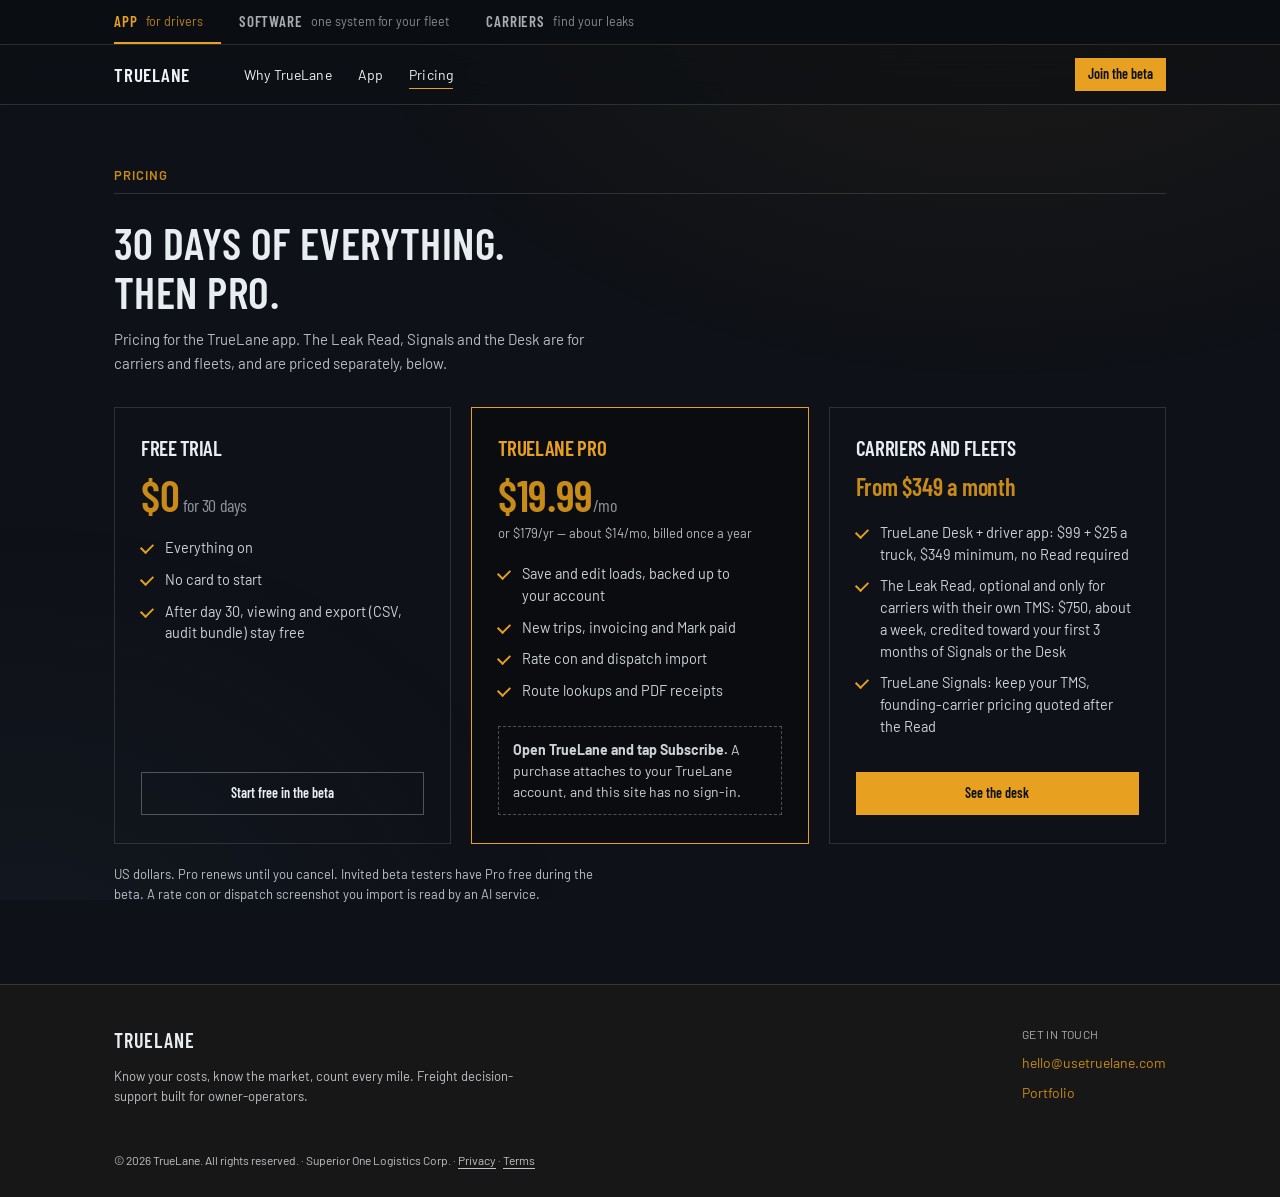
<file: site/pricing.html>
<!DOCTYPE html>
<html lang="en">
<head>
<meta charset="utf-8">
<meta name="viewport" content="width=device-width, initial-scale=1">
<!-- The checkout link carries a one-time token in the query string; never send it to another site (Google Fonts) in a Referer header. -->
<meta name="referrer" content="same-origin">
<title>TrueLane Pricing — 30 days free, then Pro</title>
<meta name="description" content="TrueLane pricing: free for 30 days with everything on. After that, Pro keeps you saving loads, invoicing and importing rate cons. Viewing your data and exporting it stay free.">
<meta name="robots" content="index,follow">
<meta name="theme-color" content="#0e1117">
<link rel="icon" href="data:image/svg+xml,%3Csvg%20xmlns='http://www.w3.org/2000/svg'%20viewBox='0%200%2032%2032'%3E%3Crect%20width='32'%20height='32'%20rx='7'%20fill='%230E1117'/%3E%3Cg%20fill='%23E8A020'%20transform='translate(7%207)%20scale(0.18)'%3E%3Crect%20x='0'%20y='0'%20width='100'%20height='17'/%3E%3Crect%20x='41.5'%20y='0'%20width='17'%20height='50.25'/%3E%3Crect%20x='41.5'%20y='55.75'%20width='17'%20height='44.25'/%3E%3C/g%3E%3C/svg%3E">

<link rel="preconnect" href="https://fonts.googleapis.com">
<link rel="preconnect" href="https://fonts.gstatic.com" crossorigin>
<link href="https://fonts.googleapis.com/css2?family=Barlow:wght@400;500;700&family=Barlow+Condensed:wght@400;600&display=swap" rel="stylesheet">

<style>
  /* Same tokens and parts as index.html (that page inlines its own copy of this). */
  :root{
    --color-bg:#0e1117; --color-surface:#161b24; --color-text:#e8edf2;
    --color-accent:#e8a020; --color-accent-2:#d4921c;
    --color-divider:color-mix(in srgb, #e8edf2 14%, transparent);
    --color-accent-600:#d4921c; --color-accent-700:#c98b18;
    --color-accent-800:#8a5e0f; --color-accent-900:#1a2030;
    --font-heading:"Barlow Condensed", system-ui, sans-serif;
    --font-heading-weight:600;
    --font-body:"Barlow", system-ui, sans-serif;
  }
  *,*::before,*::after{box-sizing:border-box;}
  html{scroll-behavior:smooth;background:var(--color-bg);}
  body{
    margin:0; background:transparent; color:var(--color-text);
    font-family:var(--font-body); font-size:15px; line-height:1.55; font-weight:400;
    text-wrap:pretty; -webkit-font-smoothing:antialiased;
  }
  body::before{
    content:""; position:fixed; inset:0; z-index:-1; pointer-events:none;
    background:
      radial-gradient(1150px 760px at 78% -6%, color-mix(in srgb, var(--color-accent) 7%, transparent) 0%, transparent 58%),
      radial-gradient(900px 720px at 2% 106%, color-mix(in srgb, #2b3a4d 16%, transparent) 0%, transparent 60%);
  }
  h1,h2,h3,h4{font-family:var(--font-heading); font-weight:var(--font-heading-weight); line-height:1.12; letter-spacing:-0.015em; margin:0;}
  p{margin:0;}
  a{color:var(--color-accent-700); text-underline-offset:3px;}
  a:hover{color:var(--color-accent);}
  :focus{outline:none;}
  :focus-visible{outline:2px solid var(--color-accent); outline-offset:2px;}
  .wrap{max-width:1100px;margin:0 auto;}
  .kicker{display:block;font-size:13px;line-height:12px;letter-spacing:0.08em;text-transform:uppercase;font-weight:600;color:var(--color-accent-700);margin:0 0 12px;}
  .muted{color:color-mix(in srgb, var(--color-text) 78%, transparent);}
  .fine{color:color-mix(in srgb, var(--color-text) 80%, transparent);}
  .hr{height:1px; border:0; background:var(--color-divider);}
  .card-h{font-family:var(--font-heading);font-weight:var(--font-heading-weight);text-transform:uppercase;margin:0;}

  .site-header{position:sticky; top:0; z-index:50; background:color-mix(in srgb, #0d1013 70%, transparent);
    -webkit-backdrop-filter:saturate(180%) blur(12px); backdrop-filter:saturate(180%) blur(12px); border-bottom:1px solid var(--color-divider);}
  .nav{display:flex; align-items:center; gap:26px; max-width:1100px; margin:0 auto; padding:13px 24px;}
  .nav-brand{font-family:var(--font-heading); font-weight:var(--font-heading-weight); font-size:19px; letter-spacing:0.04em; margin-right:28px; color:#eef4fa; text-decoration:none;}
  .nav-links{display:flex; align-items:center; gap:26px; margin-right:auto;}
  .nav-link{position:relative; color:#eef4fa; text-decoration:none; font-size:14px; letter-spacing:0.01em;}
  .nav-link:hover{color:#fff;}
  .nav-link{white-space:nowrap;}
  .nav-link::after{content:""; position:absolute; left:0; right:100%; bottom:-4px; height:1px; background:var(--color-accent); transition:right .22s ease;}
  .nav-link:hover::after,.nav-link[aria-current="page"]::after{right:0;}
  @media (max-width:560px){
    .nav{flex-wrap:wrap; gap:10px 16px;}
    .nav-brand{margin-right:auto;}
    .nav-links{order:3; flex-basis:100%; margin:0; gap:20px; flex-wrap:wrap;}
    .nav-link{font-size:13px;}
  }

  .btn{display:inline-flex; align-items:center; justify-content:center; gap:6px; cursor:pointer; text-decoration:none;
    font-family:var(--font-heading); font-weight:var(--font-heading-weight); font-size:14px; line-height:1.2; color:var(--color-text);
    background:transparent; border:1px solid var(--color-divider); border-radius:0; padding:7px 12px;}
  .btn-primary{background:var(--color-accent); color:#0e1117; border-color:var(--color-accent);}
  .btn-primary:hover{background:var(--color-accent-600); color:#0e1117;}
  .btn-primary:active{background:var(--color-accent-700);}
  .btn-ghost{color:#e8edf2; border-color:color-mix(in srgb, #e8edf2 30%, transparent);}
  .btn-ghost:hover{background:color-mix(in srgb, #e8edf2 10%, transparent); color:#fff;}
  .btn[disabled]{opacity:.55; cursor:progress;}

  .blueprint{position:relative; border:1px solid var(--color-divider); border-radius:0;}

  .price-grid{display:grid;grid-template-columns:repeat(auto-fit,minmax(280px,1fr));gap:20px;align-items:stretch;}
  .price-card{display:flex;flex-direction:column;padding:28px 26px;}
  .price-card .price{font-family:var(--font-heading);font-weight:600;font-size:44px;line-height:1;color:var(--color-accent-700);letter-spacing:-0.01em;margin:14px 0 0;}
  .price-card .price span{font-size:18px;font-weight:400;color:color-mix(in srgb,var(--color-text) 60%,transparent);}
  .price-card ul{list-style:none;margin:20px 0 0;padding:0;display:flex;flex-direction:column;gap:10px;}
  .price-card li{position:relative;padding-left:24px;font-size:14.5px;line-height:1.5;color:color-mix(in srgb,var(--color-text) 88%,transparent);}
  .price-card li::before{content:"";position:absolute;left:0;top:6px;width:12px;height:8px;border-left:2px solid var(--color-accent);border-bottom:2px solid var(--color-accent);transform:rotate(-45deg);}
  .price-card .price-cta{margin-top:auto;padding-top:24px;}
  .price-featured{border-color:var(--color-accent);background:#0a0c0f;}
  .plan-row{display:grid;grid-template-columns:1fr 1fr;gap:12px;}
  .plan{border:1px solid var(--color-divider);padding:14px 14px 16px;display:flex;flex-direction:column;gap:4px;}
  .plan .plan-name{font-family:var(--font-heading);font-weight:600;text-transform:uppercase;letter-spacing:0.04em;font-size:13px;color:var(--color-accent);}
  .plan .plan-price{font-family:var(--font-heading);font-weight:600;font-size:30px;line-height:1.05;color:var(--color-text);}
  .plan .plan-price span{font-size:15px;font-weight:400;color:color-mix(in srgb,var(--color-text) 62%,transparent);}
  .plan .plan-note{font-size:12.5px;color:color-mix(in srgb,var(--color-text) 72%,transparent);min-height:2.6em;}
  .plan .btn{margin-top:8px;padding:11px 12px;font-size:15px;width:100%;}
  @media (max-width:420px){ .plan-row{grid-template-columns:1fr;} .plan .plan-note{min-height:0;} }
  .subhead{font-family:var(--font-heading);font-weight:600;text-transform:uppercase;letter-spacing:0.05em;font-size:12px;color:var(--color-accent-700);margin:22px 0 0;}
  .price-card .subhead + ul{margin-top:10px;}

  .notice{border:1px solid var(--color-divider);padding:12px 14px;font-size:14px;line-height:1.5;color:color-mix(in srgb,var(--color-text) 88%,transparent);margin-top:18px;}
  .notice.ok{border-color:var(--color-accent);}
  .notice.err{border-color:#b23b3b;color:#f0b4b4;}
  .banner{border:1px solid var(--color-accent);background:color-mix(in srgb,var(--color-accent) 7%,var(--color-bg));padding:14px 18px;font-size:15px;margin:0 0 28px;}
  .banner.cancel{border-color:var(--color-divider);background:transparent;}
  .manage{border:1px solid var(--color-accent);padding:22px 24px;margin:0 0 28px;}
  .manage[hidden],.banner[hidden],.notice[hidden]{display:none;}
  .need-app{font-size:14px;line-height:1.5;border:1px dashed color-mix(in srgb,var(--color-text) 30%,transparent);padding:12px 14px;color:color-mix(in srgb,var(--color-text) 88%,transparent);}

  .site-footer{border-top:1px solid var(--color-divider); background:color-mix(in srgb, var(--color-accent) 4%, var(--color-bg));}
  .footer-inner{display:flex; flex-wrap:wrap; gap:20px 48px; align-items:flex-start; justify-content:space-between; padding:40px 24px;}
  .footer-brand{font-family:var(--font-heading); font-weight:var(--font-heading-weight); font-size:20px; letter-spacing:0.04em; margin-bottom:10px;}
  .footer-links{display:flex; flex-direction:column; gap:8px;}
  .footer-label{font-size:12px; letter-spacing:0.03em; text-transform:uppercase; color:color-mix(in srgb,var(--color-text) 70%,transparent);}
  .footer-links a{font-size:14px; text-decoration:none; color:var(--color-accent-700);}
  .footer-links a:hover{color:var(--color-accent);}
  @media (prefers-reduced-motion:reduce){ .nav-link::after{transition:none;} html{scroll-behavior:auto;} }
</style>
<link rel="stylesheet" href="scale.css">
<link rel="stylesheet" href="mobile.css">
</head>
<body>
<style>
/* The three doors: the same strip, in the same order, on every page of the site (app, build, consulting). */
.doors{background:#0a0d12;border-bottom:1px solid var(--color-divider);}
.doors-in{display:flex;max-width:1100px;margin:0 auto;padding:0 24px;}
.door{display:flex;align-items:baseline;gap:8px;padding:10px 18px 9px 0;margin-right:18px;text-decoration:none;color:color-mix(in srgb,var(--color-text) 72%,transparent);border-bottom:2px solid transparent;min-height:44px;align-items:center;}
.door b{font-family:var(--font-heading);font-weight:var(--font-heading-weight);font-size:15px;letter-spacing:0.06em;text-transform:uppercase;}
.door span{font-size:12.5px;opacity:.8;}
.door:hover{color:#fff;}
.door[aria-current="page"]{color:var(--color-accent);border-bottom-color:var(--color-accent);}
@media (max-width:640px){.doors-in{padding:0 16px;justify-content:space-between;}.door{margin-right:0;padding-right:0;}.door span{display:none;}}
</style>
<nav class="doors" aria-label="TrueLane">
 <div class="doors-in">
  <a href="index.html" class="door" aria-current="page"><b>App</b><span>for drivers</span></a>
  <a href="build.html" class="door"><b>Software</b><span>one system for your fleet</span></a>
  <a href="consulting.html" class="door"><b>Carriers</b><span>find your leaks</span></a>
 </div>
</nav>


<header class="site-header">
  <nav class="nav">
    <a href="index.html" class="nav-brand">TRUELANE</a>
    <span class="nav-links">
      <a href="index.html#why" class="nav-link">Why TrueLane</a>
      <a href="index.html#app" class="nav-link">App</a>
      <a href="pricing.html" class="nav-link" aria-current="page">Pricing</a>
    </span>
    <a href="index.html#beta" class="btn btn-primary" style="text-decoration:none">Join the beta</a>
  </nav>
</header>

<main class="wrap" style="padding:64px 24px 80px">
  <span class="kicker">Pricing</span>
  <hr class="hr" style="margin:0 0 24px">

  <div id="status-banner" class="banner" hidden role="status"></div>

  <div id="manage-panel" class="manage" hidden>
    <h2 class="card-h" style="font-size:22px">Manage your subscription</h2>
    <p class="muted" style="margin:10px 0 16px;max-width:56ch">Change your card, see receipts or cancel in the billing portal.</p>
    <button type="button" class="btn btn-primary" id="manage-btn" style="padding:12px 22px;font-size:15px">Open the billing portal</button>
    <p id="manage-msg" class="notice err" hidden role="alert"></p>
  </div>

  <h1 class="card-h" style="font-size:clamp(28px,4.4vw,44px);letter-spacing:0.01em;max-width:20ch;margin:0 0 10px">30 days of everything. Then Pro.</h1>
  <p class="muted" style="font-size:15px;line-height:1.6;margin:0 0 32px;max-width:60ch">Pricing for the TrueLane app. The Leak Read, Signals and the Desk are for carriers and fleets, and are priced separately, below.</p>

  <div class="price-grid">

    <div class="blueprint price-card">
      <h3 class="card-h" style="font-size:21px">Free trial</h3>
      <div class="price">$0<span> for 30 days</span></div>
      <ul>
        <li>Everything on</li>
        <li>No card to start</li>
        <li>After day 30, viewing and export (CSV, audit bundle) stay free</li>
      </ul>
      <div class="price-cta"><a href="index.html#beta" class="btn btn-ghost" style="width:100%;padding:12px 18px;text-decoration:none">Start free in the beta</a></div>
    </div>

    <div class="blueprint price-card price-featured">
      <h3 class="card-h" style="font-size:21px;color:var(--color-accent)">TrueLane Pro</h3>
      <div class="price" id="pro-price">$19.99<span>/mo</span></div>
      <p class="muted" style="font-size:13px;margin:6px 0 0">or $179/yr &mdash; about $14/mo, billed once a year</p>
      <ul>
        <li>Save and edit loads, backed up to your account</li>
        <li>New trips, invoicing and Mark paid</li>
        <li>Rate con and dispatch import</li>
        <li>Route lookups and PDF receipts</li>
      </ul>

      <div class="price-cta">
        <div id="buy-live" hidden>
          <div class="plan-row">
            <div class="plan">
              <span class="plan-name">Monthly</span>
              <span class="plan-price">$19.99<span>/mo</span></span>
              <span class="plan-note">Renews monthly until you cancel.</span>
              <button type="button" class="btn btn-primary" data-plan="monthly">Subscribe monthly</button>
            </div>
            <div class="plan">
              <span class="plan-name">Yearly</span>
              <span class="plan-price">$179<span>/yr</span></span>
              <span class="plan-note">About $14/mo, billed once a year. Saves $60.88 over twelve months.</span>
              <button type="button" class="btn btn-primary" data-plan="yearly">Subscribe yearly</button>
            </div>
          </div>
          <p id="buy-msg" class="notice err" hidden role="alert"></p>
        </div>
        <div id="buy-needs-app">
          <p class="need-app"><strong>Open TrueLane and tap Subscribe.</strong> A purchase attaches to your TrueLane account, and this site has no sign-in.</p>
        </div>
      </div>
    </div>

    <div class="blueprint price-card">
      <h3 class="card-h" style="font-size:21px">Carriers and fleets</h3>
      <div class="price" style="font-size:24px;line-height:1.2">From $349 a month</div>
      <ul>
        <li>TrueLane Desk + driver app: $99 + $25 a truck, $349 minimum, no Read required</li>
        <li>The Leak Read, optional and only for carriers with their own TMS: $750, about a week, credited toward your first 3 months of Signals or the Desk</li>
        <li>TrueLane Signals: keep your TMS, founding-carrier pricing quoted after the Read</li>
      </ul>
      <div class="price-cta"><a href="build.html" class="btn btn-primary" style="width:100%;padding:12px 18px;text-decoration:none">See the desk</a></div>
    </div>

  </div>

  <p class="fine" style="font-size:13px;margin-top:20px;max-width:70ch">US dollars. Pro renews until you cancel. Invited beta testers have Pro free during the beta. A rate con or dispatch screenshot you import is read by an AI service.</p>
</main>

<footer class="site-footer">
  <div class="wrap footer-inner">
    <div style="max-width:54ch">
      <div class="footer-brand">TRUELANE</div>
      <p class="fine" style="font-size:13px;margin:0">Know your costs, know the market, count every mile. Freight decision-support built for owner-operators.</p>
    </div>
    <div class="footer-links">
      <span class="footer-label">Get in touch</span>
      <a href="mailto:hello@usetruelane.com">hello@usetruelane.com</a>
      <a href="work.html">Portfolio</a>
    </div>
  </div>
  <div class="wrap" style="padding:4px 24px 28px"><p class="fine" style="font-size:12px;margin:0">© 2026 TrueLane. All rights reserved. · Superior One Logistics Corp. · <a href="privacy.html" style="color:inherit;text-decoration:underline">Privacy</a> · <a href="terms.html" style="color:inherit;text-decoration:underline">Terms</a></p></div>
</footer>

<script>
(function(){
  // The app opens this page with ?c=<one-time token> (and &manage=1 for the billing portal). No token, no buy buttons: a purchase has to attach to an account.
  var FUNCTIONS = 'https://upaxcrtusoexbfndctvo.supabase.co/functions/v1';
  var CHECKOUT_URL = FUNCTIONS + '/stripe-checkout';
  var PORTAL_URL = FUNCTIONS + '/stripe-portal';

  var params = new URLSearchParams(window.location.search);
  var token = params.get('c');
  var status = params.get('status');
  var manage = params.get('manage') === '1';

  function el(id){ return document.getElementById(id); }

  var banner = el('status-banner');
  if (status === 'success') {
    banner.hidden = false;
    banner.textContent = 'Payment received. Go back to TrueLane: Pro turns on within a minute. If it hasn’t, reopen the app.';
  } else if (status === 'cancel') {
    banner.hidden = false;
    banner.className = 'banner cancel';
    banner.textContent = 'Checkout was cancelled. You haven’t been charged.';
  }

  var EXPIRED = 'This link has expired. Open TrueLane and tap Subscribe again.';
  var GENERIC = 'Couldn’t start that. Try again, or open TrueLane and tap Subscribe.';

  // Stripe sends people to its own hosts; refuse to navigate anywhere else.
  function stripeUrl(u){
    try { var x = new URL(u); return x.protocol === 'https:' && /(^|\.)stripe\.com$/.test(x.hostname) ? x.href : null; } catch (e) { return null; }
  }

  function call(endpoint, body, msgEl, buttons){
    msgEl.hidden = true;
    buttons.forEach(function(b){ b.disabled = true; });
    function fail(text){ msgEl.textContent = text; msgEl.hidden = false; buttons.forEach(function(b){ b.disabled = false; }); }
    fetch(endpoint, { method: 'POST', headers: { 'Content-Type': 'application/json' }, body: JSON.stringify(body) })
      .then(function(r){
        return r.json().catch(function(){ return {}; }).then(function(j){ return { status: r.status, ok: r.ok, body: j || {} }; });
      })
      .then(function(res){
        var err = res.body && res.body.error;
        if (res.ok && res.body.url) {
          var dest = stripeUrl(res.body.url);
          if (dest) { window.location.assign(dest); return; }
          return fail(GENERIC);
        }
        if (res.status === 409 || err === 'already_pro') return fail('This account already has Pro, so there is nothing to buy. Open TrueLane to check.');
        if (res.status === 401 || res.status === 403 || err === 'invalid_token' || err === 'expired') return fail(EXPIRED);
        fail(GENERIC);
      })
      .catch(function(){ fail('Network trouble. Check your connection and try again.'); });
  }

  if (token && manage) {
    el('manage-panel').hidden = false;
    var mbtn = el('manage-btn');
    mbtn.addEventListener('click', function(){ call(PORTAL_URL, { token: token, purpose: 'portal' }, el('manage-msg'), [mbtn]); });
  }

  if (token) {
    el('buy-live').hidden = false;
    el('buy-needs-app').hidden = true;
    var buttons = Array.prototype.slice.call(document.querySelectorAll('[data-plan]'));
    buttons.forEach(function(b){
      b.addEventListener('click', function(){ call(CHECKOUT_URL, { token: token, plan: b.getAttribute('data-plan') }, el('buy-msg'), buttons); });
    });
  }
})();
</script>
</body>
</html>
</file>
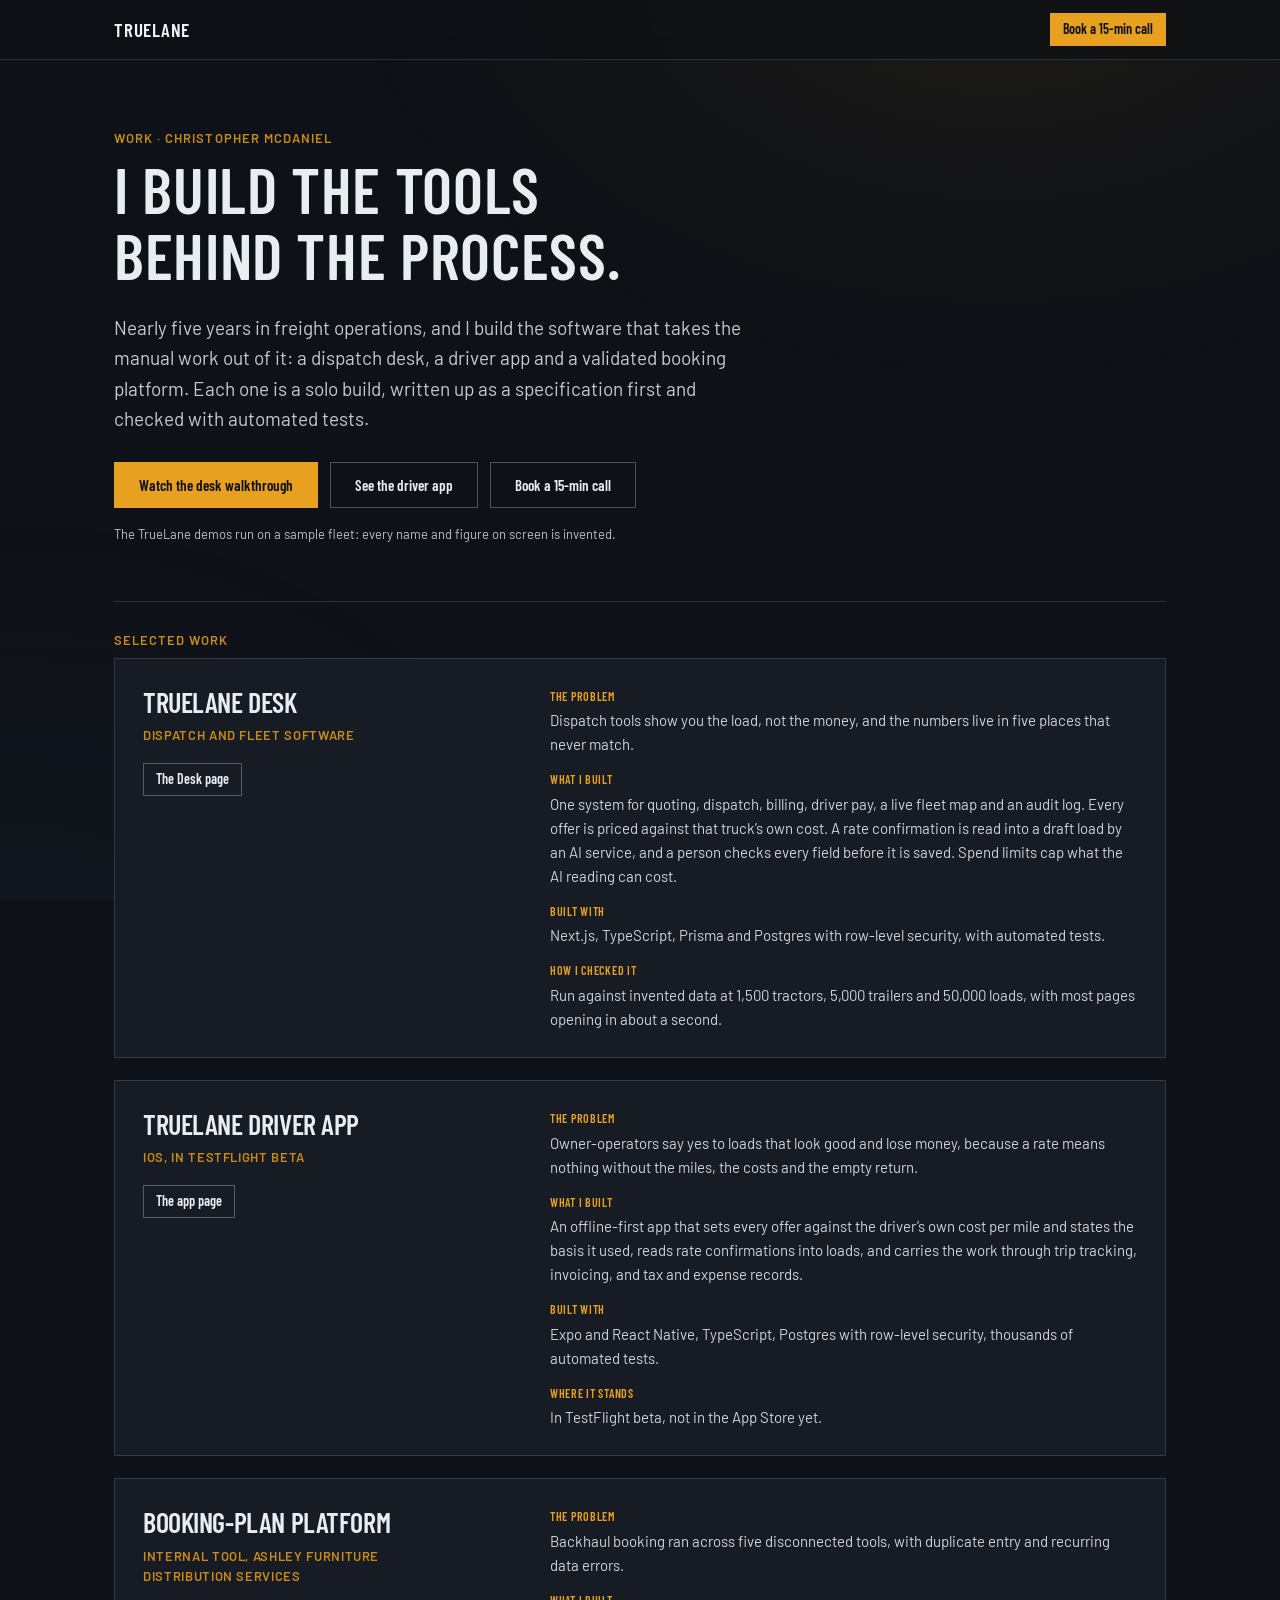
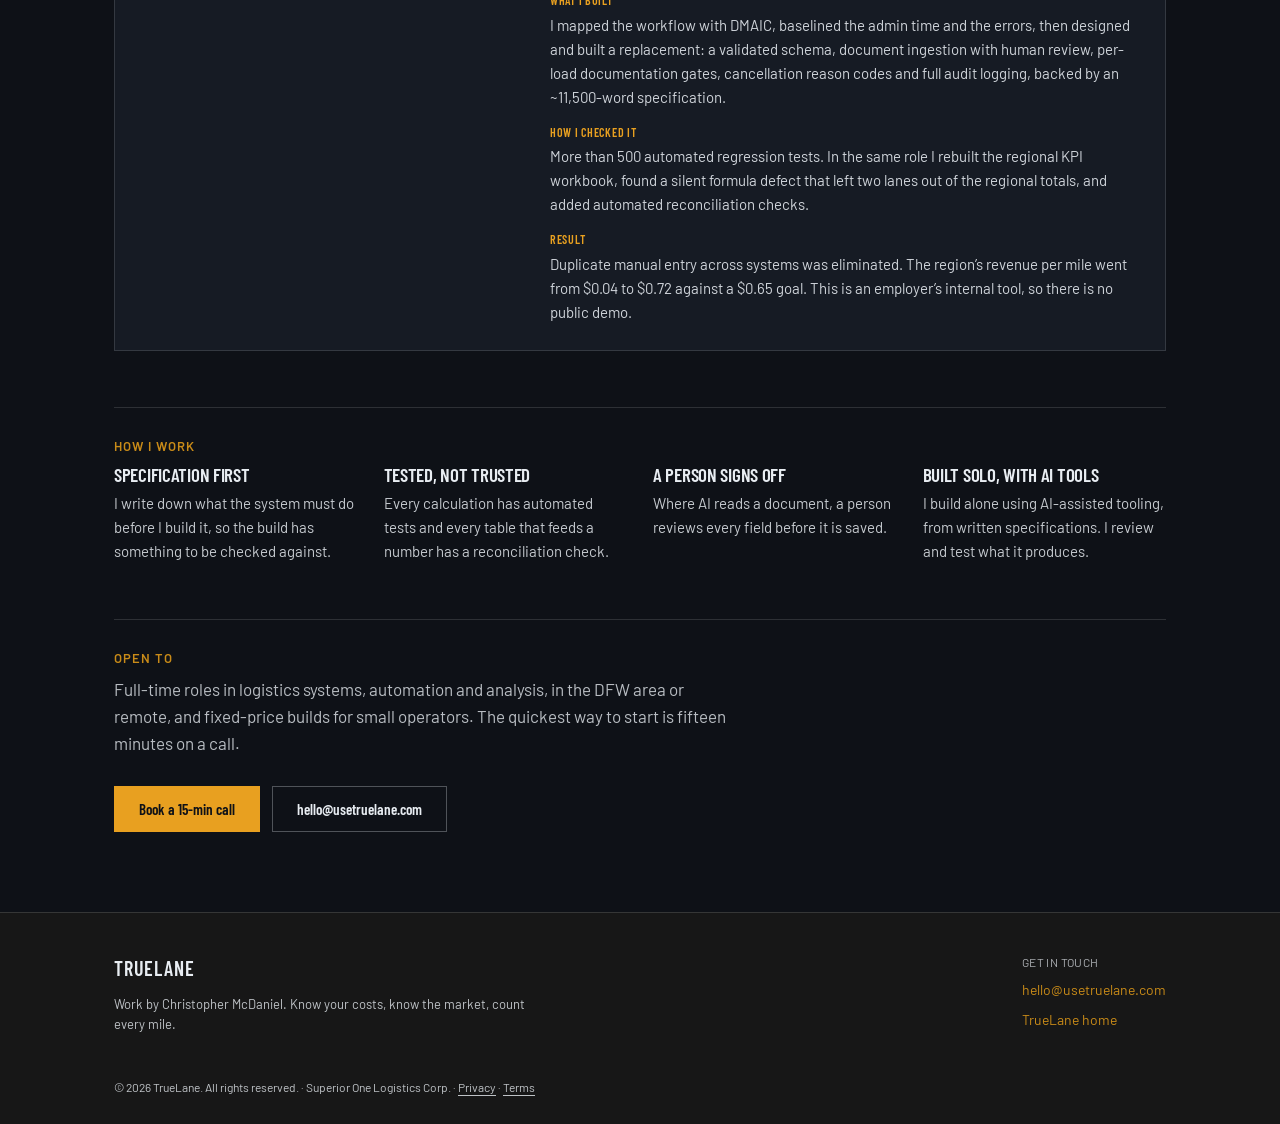
<file: site/work.html>
<!DOCTYPE html>
<html lang="en">
<head>
<meta charset="utf-8">
<meta name="viewport" content="width=device-width, initial-scale=1">
<meta name="referrer" content="strict-origin-when-cross-origin">
<title>Work · Christopher McDaniel · TrueLane</title>
<meta name="description" content="Selected work by Christopher McDaniel: a dispatch and fleet desk, an offline-first driver app and a validated booking platform. Built solo from written specifications, with automated tests.">
<meta name="robots" content="index,follow">
<meta name="theme-color" content="#0e1117">
<link rel="icon" href="data:image/svg+xml,%3Csvg%20xmlns='http://www.w3.org/2000/svg'%20viewBox='0%200%2032%2032'%3E%3Crect%20width='32'%20height='32'%20rx='7'%20fill='%230E1117'/%3E%3Cg%20fill='%23E8A020'%20transform='translate(7%207)%20scale(0.18)'%3E%3Crect%20x='0'%20y='0'%20width='100'%20height='17'/%3E%3Crect%20x='41.5'%20y='0'%20width='17'%20height='50.25'/%3E%3Crect%20x='41.5'%20y='55.75'%20width='17'%20height='44.25'/%3E%3C/g%3E%3C/svg%3E">

<link rel="preconnect" href="https://fonts.googleapis.com">
<link rel="preconnect" href="https://fonts.gstatic.com" crossorigin>
<link href="https://fonts.googleapis.com/css2?family=Barlow:wght@400;500;700&family=Barlow+Condensed:wght@400;600&display=swap" rel="stylesheet">

<style>
  /* Same tokens and parts as index.html (that page inlines its own copy of this). */
  :root{
    --color-bg:#0e1117; --color-surface:#161b24; --color-text:#e8edf2;
    --color-accent:#e8a020; --color-accent-2:#d4921c;
    --color-divider:color-mix(in srgb, #e8edf2 14%, transparent);
    --color-accent-600:#d4921c; --color-accent-700:#c98b18;
    --color-accent-800:#8a5e0f; --color-accent-900:#1a2030;
    --font-heading:"Barlow Condensed", system-ui, sans-serif;
    --font-heading-weight:600;
    --font-body:"Barlow", system-ui, sans-serif;
  }
  *,*::before,*::after{box-sizing:border-box;}
  html{scroll-behavior:smooth;background:var(--color-bg);}
  body{
    margin:0; background:transparent; color:var(--color-text);
    font-family:var(--font-body); font-size:15px; line-height:1.55; font-weight:400;
    text-wrap:pretty; -webkit-font-smoothing:antialiased;
  }
  body::before{
    content:""; position:fixed; inset:0; z-index:-1; pointer-events:none;
    background:
      radial-gradient(1150px 760px at 78% -6%, color-mix(in srgb, var(--color-accent) 7%, transparent) 0%, transparent 58%),
      radial-gradient(900px 720px at 2% 106%, color-mix(in srgb, #2b3a4d 16%, transparent) 0%, transparent 60%);
  }
  h1,h2,h3,h4{font-family:var(--font-heading); font-weight:var(--font-heading-weight); line-height:1.12; letter-spacing:-0.015em; margin:0;}
  p{margin:0;}
  a{color:var(--color-accent-700); text-underline-offset:3px;}
  a:hover{color:var(--color-accent);}
  :focus{outline:none;}
  :focus-visible{outline:2px solid var(--color-accent); outline-offset:2px;}
  .wrap{max-width:1100px;margin:0 auto;}
  .kicker{display:block;font-size:13px;line-height:12px;letter-spacing:0.08em;text-transform:uppercase;font-weight:600;color:var(--color-accent-700);margin:0 0 12px;}
  .muted{color:color-mix(in srgb, var(--color-text) 78%, transparent);}
  .fine{color:color-mix(in srgb, var(--color-text) 80%, transparent);}
  .hr{height:1px; border:0; background:var(--color-divider);}
  .card-h{font-family:var(--font-heading);font-weight:var(--font-heading-weight);text-transform:uppercase;margin:0;}

  .site-header{position:sticky; top:0; z-index:50; background:color-mix(in srgb, #0d1013 70%, transparent);
    -webkit-backdrop-filter:saturate(180%) blur(12px); backdrop-filter:saturate(180%) blur(12px); border-bottom:1px solid var(--color-divider);}
  .nav{display:flex; align-items:center; gap:26px; max-width:1100px; margin:0 auto; padding:13px 24px;}
  .nav-brand{font-family:var(--font-heading); font-weight:var(--font-heading-weight); font-size:19px; letter-spacing:0.04em; margin-right:28px; color:#eef4fa; text-decoration:none;}
  .nav-links{display:flex; align-items:center; gap:26px; margin-right:auto;}
  .nav-link{position:relative; color:#eef4fa; text-decoration:none; font-size:14px; letter-spacing:0.01em;}
  .nav-link:hover{color:#fff;}
  .nav-link{white-space:nowrap;}
  .nav-link::after{content:""; position:absolute; left:0; right:100%; bottom:-4px; height:1px; background:var(--color-accent); transition:right .22s ease;}
  .nav-link:hover::after,.nav-link[aria-current="page"]::after{right:0;}
  @media (max-width:560px){
    .nav{flex-wrap:wrap; gap:10px 16px;}
    .nav-brand{margin-right:auto;}
    .nav-links{order:3; flex-basis:100%; margin:0; gap:20px; flex-wrap:wrap;}
    .nav-link{font-size:13px;}
  }

  .btn{display:inline-flex; align-items:center; justify-content:center; gap:6px; cursor:pointer; text-decoration:none;
    font-family:var(--font-heading); font-weight:var(--font-heading-weight); font-size:14px; line-height:1.2; color:var(--color-text);
    background:transparent; border:1px solid var(--color-divider); border-radius:0; padding:7px 12px;}
  .btn-primary{background:var(--color-accent); color:#0e1117; border-color:var(--color-accent);}
  .btn-primary:hover{background:var(--color-accent-600); color:#0e1117;}
  .btn-primary:active{background:var(--color-accent-700);}
  .btn-ghost{color:#e8edf2; border-color:color-mix(in srgb, #e8edf2 30%, transparent);}
  .btn-ghost:hover{background:color-mix(in srgb, #e8edf2 10%, transparent); color:#fff;}
  .btn[disabled]{opacity:.55; cursor:progress;}

  .blueprint{position:relative; border:1px solid var(--color-divider); border-radius:0;}


  .hero-w h1{font-size:clamp(36px,5.6vw,64px);line-height:1.04;letter-spacing:0.01em;text-transform:uppercase;margin:0;max-width:20ch;}
  .hero-w .lede{font-size:19px;line-height:1.6;max-width:58ch;margin:24px 0 0;color:color-mix(in srgb,var(--color-text) 84%,transparent);}
  .cta-row{display:flex;gap:12px;flex-wrap:wrap;margin-top:28px;}
  .cta-row .btn{padding:13px 24px;font-size:15px;}
  .cases{display:grid;gap:22px;margin-top:8px;}
  .case{padding:28px 28px 26px;background:var(--color-surface);display:grid;grid-template-columns:minmax(0,1fr) minmax(0,1.6fr);gap:12px 40px;}
  .case h2{font-size:28px;line-height:1.08;}
  .case .tag{display:block;margin:8px 0 0;font-size:13px;letter-spacing:.05em;text-transform:uppercase;color:var(--color-accent-700);font-weight:600;}
  .case .links{display:flex;gap:10px;flex-wrap:wrap;margin-top:18px;}
  .case dl{margin:0;display:grid;gap:14px;}
  .case dt{font-family:var(--font-heading);font-weight:600;text-transform:uppercase;letter-spacing:.06em;font-size:12px;color:var(--color-accent);margin:0 0 3px;}
  .case dd{margin:0;font-size:15px;line-height:1.6;color:color-mix(in srgb,var(--color-text) 88%,transparent);}
  @media (max-width:820px){.case{grid-template-columns:1fr;padding:22px 20px;}}
  .how{display:grid;grid-template-columns:repeat(auto-fit,minmax(240px,1fr));gap:26px;margin-top:8px;}
  .how h3{font-size:19px;text-transform:uppercase;margin:0 0 6px;}
  .how p{font-size:15px;line-height:1.6;color:color-mix(in srgb,var(--color-text) 84%,transparent);}

  .site-footer{border-top:1px solid var(--color-divider); background:color-mix(in srgb, var(--color-accent) 4%, var(--color-bg));}
  .footer-inner{display:flex; flex-wrap:wrap; gap:20px 48px; align-items:flex-start; justify-content:space-between; padding:40px 24px;}
  .footer-brand{font-family:var(--font-heading); font-weight:var(--font-heading-weight); font-size:20px; letter-spacing:0.04em; margin-bottom:10px;}
  .footer-links{display:flex; flex-direction:column; gap:8px;}
  .footer-label{font-size:12px; letter-spacing:0.03em; text-transform:uppercase; color:color-mix(in srgb,var(--color-text) 70%,transparent);}
  .footer-links a{font-size:14px; text-decoration:none; color:var(--color-accent-700);}
  .footer-links a:hover{color:var(--color-accent);}
  @media (prefers-reduced-motion:reduce){ .nav-link::after{transition:none;} html{scroll-behavior:auto;} }

</style>
<link rel="stylesheet" href="scale.css">
<link rel="stylesheet" href="mobile.css">
</head>
<body>
<header class="site-header">
  <nav class="nav">
    <a href="index.html" class="nav-brand">TRUELANE</a>
    <span class="nav-links"></span>
    <a href="https://calendly.com/cm145571/new-meeting" class="btn btn-primary" target="_blank" rel="noopener" style="text-decoration:none">Book a 15-min call</a>
  </nav>
</header>

<main class="wrap" style="padding:72px 24px 80px">
  <section class="hero-w">
    <span class="kicker">Work &middot; Christopher McDaniel</span>
    <h1>I build the tools behind the process.</h1>
    <p class="lede">Nearly five years in freight operations, and I build the software that takes the manual work out of it: a dispatch desk, a driver app and a validated booking platform. Each one is a solo build, written up as a specification first and checked with automated tests.</p>
    <div class="cta-row">
      <a href="build.html#desk" class="btn btn-primary">Watch the desk walkthrough</a>
      <a href="index.html" class="btn btn-ghost">See the driver app</a>
      <a href="https://calendly.com/cm145571/new-meeting" class="btn btn-ghost" target="_blank" rel="noopener">Book a 15-min call</a>
    </div>
    <p class="fine" style="font-size:13px;margin-top:16px">The TrueLane demos run on a sample fleet: every name and figure on screen is invented.</p>
  </section>

  <hr class="hr" style="margin:56px 0 32px">
  <span class="kicker">Selected work</span>
  <div class="cases">

    <article class="blueprint case">
      <div>
        <h2 class="card-h">TrueLane Desk</h2>
        <span class="tag">Dispatch and fleet software</span>
        <div class="links"><a href="build.html" class="btn btn-ghost">The Desk page</a></div>
      </div>
      <dl>
        <div><dt>The problem</dt><dd>Dispatch tools show you the load, not the money, and the numbers live in five places that never match.</dd></div>
        <div><dt>What I built</dt><dd>One system for quoting, dispatch, billing, driver pay, a live fleet map and an audit log. Every offer is priced against that truck&rsquo;s own cost. A rate confirmation is read into a draft load by an AI service, and a person checks every field before it is saved. Spend limits cap what the AI reading can cost.</dd></div>
        <div><dt>Built with</dt><dd>Next.js, TypeScript, Prisma and Postgres with row-level security, with automated tests.</dd></div>
        <div><dt>How I checked it</dt><dd>Run against invented data at 1,500 tractors, 5,000 trailers and 50,000 loads, with most pages opening in about a second.</dd></div>
      </dl>
    </article>

    <article class="blueprint case">
      <div>
        <h2 class="card-h">TrueLane driver app</h2>
        <span class="tag">iOS, in TestFlight beta</span>
        <div class="links"><a href="index.html" class="btn btn-ghost">The app page</a></div>
      </div>
      <dl>
        <div><dt>The problem</dt><dd>Owner-operators say yes to loads that look good and lose money, because a rate means nothing without the miles, the costs and the empty return.</dd></div>
        <div><dt>What I built</dt><dd>An offline-first app that sets every offer against the driver&rsquo;s own cost per mile and states the basis it used, reads rate confirmations into loads, and carries the work through trip tracking, invoicing, and tax and expense records.</dd></div>
        <div><dt>Built with</dt><dd>Expo and React Native, TypeScript, Postgres with row-level security, thousands of automated tests.</dd></div>
        <div><dt>Where it stands</dt><dd>In TestFlight beta, not in the App Store yet.</dd></div>
      </dl>
    </article>

    <article class="blueprint case">
      <div>
        <h2 class="card-h">Booking-plan platform</h2>
        <span class="tag">Internal tool, Ashley Furniture Distribution Services</span>
      </div>
      <dl>
        <div><dt>The problem</dt><dd>Backhaul booking ran across five disconnected tools, with duplicate entry and recurring data errors.</dd></div>
        <div><dt>What I built</dt><dd>I mapped the workflow with DMAIC, baselined the admin time and the errors, then designed and built a replacement: a validated schema, document ingestion with human review, per-load documentation gates, cancellation reason codes and full audit logging, backed by an ~11,500-word specification.</dd></div>
        <div><dt>How I checked it</dt><dd>More than 500 automated regression tests. In the same role I rebuilt the regional KPI workbook, found a silent formula defect that left two lanes out of the regional totals, and added automated reconciliation checks.</dd></div>
        <div><dt>Result</dt><dd>Duplicate manual entry across systems was eliminated. The region&rsquo;s revenue per mile went from $0.04 to $0.72 against a $0.65 goal. This is an employer&rsquo;s internal tool, so there is no public demo.</dd></div>
      </dl>
    </article>
  </div>

  <hr class="hr" style="margin:56px 0 32px">
  <span class="kicker">How I work</span>
  <div class="how">
    <div><h3 class="card-h">Specification first</h3><p>I write down what the system must do before I build it, so the build has something to be checked against.</p></div>
    <div><h3 class="card-h">Tested, not trusted</h3><p>Every calculation has automated tests and every table that feeds a number has a reconciliation check.</p></div>
    <div><h3 class="card-h">A person signs off</h3><p>Where AI reads a document, a person reviews every field before it is saved.</p></div>
    <div><h3 class="card-h">Built solo, with AI tools</h3><p>I build alone using AI-assisted tooling, from written specifications. I review and test what it produces.</p></div>
  </div>

  <hr class="hr" style="margin:56px 0 32px">
  <span class="kicker">Open to</span>
  <p class="muted" style="font-size:17px;line-height:1.6;max-width:62ch;margin:0">Full-time roles in logistics systems, automation and analysis, in the DFW area or remote, and fixed-price builds for small operators. The quickest way to start is fifteen minutes on a call.</p>
  <div class="cta-row">
    <a href="https://calendly.com/cm145571/new-meeting" class="btn btn-primary" target="_blank" rel="noopener">Book a 15-min call</a>
    <a href="mailto:hello@usetruelane.com" class="btn btn-ghost">hello@usetruelane.com</a>
  </div>
</main>

<footer class="site-footer">
  <div class="wrap footer-inner">
    <div style="max-width:54ch">
      <div class="footer-brand">TRUELANE</div>
      <p class="fine" style="font-size:13px;margin:0">Work by Christopher McDaniel. Know your costs, know the market, count every mile.</p>
    </div>
    <div class="footer-links">
      <span class="footer-label">Get in touch</span>
      <a href="mailto:hello@usetruelane.com">hello@usetruelane.com</a>
      <a href="index.html">TrueLane home</a>
    </div>
  </div>
  <div class="wrap" style="padding:4px 24px 28px"><p class="fine" style="font-size:12px;margin:0">© 2026 TrueLane. All rights reserved. · Superior One Logistics Corp. · <a href="privacy.html" style="color:inherit;text-decoration:underline">Privacy</a> · <a href="terms.html" style="color:inherit;text-decoration:underline">Terms</a></p></div>
</footer>
</body>
</html>
</file>
<file: site/scale.css>
/* Big screens. The pages are drawn for a ~1100px column; on a 1920px monitor that is a small strip of text in a wide field.
   From 1500px up the page content is scaled up a step at a time (CSS zoom, so type, spacing and the column grow together).
   The video overlays (.vphone, .dscreen) are not scaled: they size themselves from the viewport. Below 1500px nothing changes. */
@media (min-width:1500px){body > nav,body > header,body > main,body > section,body > footer{zoom:1.12;}}
@media (min-width:1800px){body > nav,body > header,body > main,body > section,body > footer{zoom:1.25;}}
@media (min-width:2300px){body > nav,body > header,body > main,body > section,body > footer{zoom:1.45;}}
@media (min-width:3000px){body > nav,body > header,body > main,body > section,body > footer{zoom:1.8;}}
</file>
<file: site/mobile.css>
/* Phones. The pages are written for a desktop; on a phone each one does one job (the app page gets the beta invite, the desk page shows the video and
   the price, the carriers page picks a door) and the rest is folded behind a tap. Every rule that changes how a page looks sits inside the phone query
   below (640px and narrower), so desktop and tablet are exactly as they were. The only rules outside it hide the phone-only parts again above 640px.
   Hero padding, h2 sizes and a few buttons are inline style="" attributes on the pages, so some phone rules use !important to beat them. */

@media (min-width:641px){
  .m-only,.m-toggle{display:none!important;}
  .m-fold{display:contents;} /* the wrapper draws nothing: its children lay out as if it were not there */
}

@media (max-width:640px){
  /* ---- the pieces every page uses ---- */
  .m-only{display:block;}
  .m-hide{display:none!important;}
  html.js .m-fold:not(.is-open){display:none!important;}
  .m-toggle{display:flex;align-items:center;justify-content:center;width:100%;min-height:44px;margin:16px 0 0;padding:0 14px;box-sizing:border-box;
    font-family:var(--font-heading);font-weight:var(--font-heading-weight);font-size:14px;letter-spacing:.05em;text-transform:uppercase;
    color:var(--color-accent);background:transparent;border:1px solid color-mix(in srgb,var(--color-accent) 55%,transparent);border-radius:0;cursor:pointer;-webkit-tap-highlight-color:transparent;}
  .m-toggle[aria-expanded="true"]{background:color-mix(in srgb,var(--color-accent) 10%,transparent);}
  .m-toggle:focus-visible{outline:2px solid var(--color-accent);outline-offset:2px;}
  .m-fold.is-open{margin-top:16px;}

  /* ---- reading size and touch size ---- */
  body{font-size:16px;}
  .input,select.input,textarea.input{font-size:16px!important;min-height:44px;} /* under 16px, iPhone Safari zooms the page when a field is tapped */
  textarea.input{min-height:96px;}
  .btn{min-height:44px;}
  .field label{font-size:12px;}
  .form-note,.fine{font-size:13px;}

  /* ---- the top: the doors strip is the navigation; the header is the brand and the one button ---- */
  .nav-links{display:none!important;}
  .nav{flex-wrap:nowrap!important;gap:12px!important;padding:8px 16px!important;}
  .nav-brand{margin:0 auto 0 0!important;font-size:18px!important;}
  .site-header .btn{min-height:44px;padding:0 14px;font-size:14px;white-space:nowrap;}

  /* ---- every section: less air ---- */
  section.wrap,section > .wrap,main.wrap{padding:36px 20px 40px!important;}
  .hero > .wrap{padding:28px 20px 30px!important;}
  .wedge > .wrap{padding:22px 20px!important;}
  .wrap > h2.card-h{font-size:26px!important;line-height:1.1;}
  .wrap > hr.hr,.wrap > hr{margin-bottom:18px!important;}
  .m-split{gap:22px!important;}
  .footer-inner{padding:28px 20px!important;}

  /* ---- hero ---- */
  .hero h1{font-size:38px!important;line-height:1.05!important;}
  .hero .lede{font-size:16px!important;line-height:1.55!important;margin-top:16px!important;}
  .hero-ctas{margin-top:20px!important;gap:10px!important;}
  .hero-ctas .btn{flex:1 1 100%;min-height:48px;padding:0 16px!important;font-size:15px!important;}
  .hero-grid .vslot{max-width:190px;margin:22px auto 0;}
  .hero .fine{margin-top:14px!important;}

  /* the app page's hero: the invite form is the first thing under the headline */
  .m-beta{margin-top:20px;}
  .m-beta label{display:block;margin:0 0 8px;font-size:12px;letter-spacing:.06em;text-transform:uppercase;color:color-mix(in srgb,#eef4fa 78%,transparent);}
  .m-beta .input{margin:0 0 10px;background:rgba(10,12,15,.78);}
  .m-beta .btn{width:100%;min-height:48px;font-size:16px;}

  /* ---- founder blocks: a small photo, the statement behind a tap ---- */
  .founder{grid-template-columns:1fr!important;gap:14px!important;margin-bottom:20px!important;}
  .founder-photo{max-width:96px!important;}
  .founder-name{font-size:24px;}
  .founder-role{margin:4px 0 12px;}

  /* ---- the app page: the clips are one swipeable row, still posters until tapped ---- */
  .leak-intro{font-size:17px;margin-bottom:18px;}
  .leak-close{font-size:17px;margin-top:22px;}
  .screen-grid{display:flex!important;gap:12px;overflow-x:auto;scroll-snap-type:x mandatory;scroll-padding-left:20px;-webkit-overflow-scrolling:touch;
    margin:0 -20px;padding:0 20px 10px;scrollbar-width:none;}
  .screen-grid::-webkit-scrollbar{display:none;}
  .screen-grid > .screen-card{flex:0 0 78%;min-width:0;scroll-snap-align:start;display:block!important;}
  .screen-grid .vslot{max-width:none;margin:0;}
  .screen-card:not(.soon) .screen-body p,.screen-card.feature .auto-main p{display:-webkit-box;-webkit-box-orient:vertical;-webkit-line-clamp:3;overflow:hidden;}
  .screen-card.feature .vslot{max-width:none!important;margin:0!important;}
  .screen-card.soon .screen-body{display:flex!important;flex-direction:column;}
  .screen-card.soon .screen-body > *{grid-column:auto!important;grid-row:auto!important;}
  .screen-card.soon .soon-art{width:calc(100% + 40px)!important;margin:-20px -20px 0!important;border-right:0!important;}

  /* pricing cards: closer together */
  .price-grid{gap:12px!important;}
  .price-card{padding:18px!important;}
  .price-card .price{font-size:34px;margin-top:10px;}
  .price-card ul{margin-top:12px;gap:8px;}
  .price-card .price-cta{margin-top:16px;}
  /* the app page's three cards: the trial's two bullets repeat its title, and the Read link is one tap away in the doors strip */
  .price-grid > .price-card.no-corner:first-child ul{display:none;}
  .price-grid > .price-card.no-corner:last-child li:nth-child(2){display:none;}

  /* ---- the desk page: the monitor drawing becomes a plain poster card with a big play button ---- */
  .dmon{padding:0;background:none;border-radius:0;box-shadow:none;}
  .dmon::after,.dslot-stand,.dslot-base{display:none;}
  .dmon-screen{aspect-ratio:auto;height:220px;border-radius:0;border:1px solid color-mix(in srgb,var(--color-accent) 45%,var(--color-divider));}
  .dslot-open svg{left:50%;top:50%;right:auto;bottom:auto;width:64px;height:64px;padding:16px;transform:translate(-50%,-50%);}
  .m-share{margin-top:10px;}
  .inc-grid{gap:0!important;}
  .inc h3{font-size:17px;}

  /* ---- the carriers page: the four steps swipe like the app clips ---- */
  .how-grid{display:flex!important;gap:12px;overflow-x:auto;scroll-snap-type:x mandatory;scroll-padding-left:20px;-webkit-overflow-scrolling:touch;
    margin:0 -20px;padding:0 20px 10px;scrollbar-width:none;}
  .how-grid::-webkit-scrollbar{display:none;}
  .how-grid > *{flex:0 0 78%;min-width:0;scroll-snap-align:start;}
  .lede.hero-in + .paths{margin-top:20px;}

  /* ---- forms ---- */
  .intake-form{padding:18px!important;}
  .field{margin-bottom:14px;}
}
</file>
